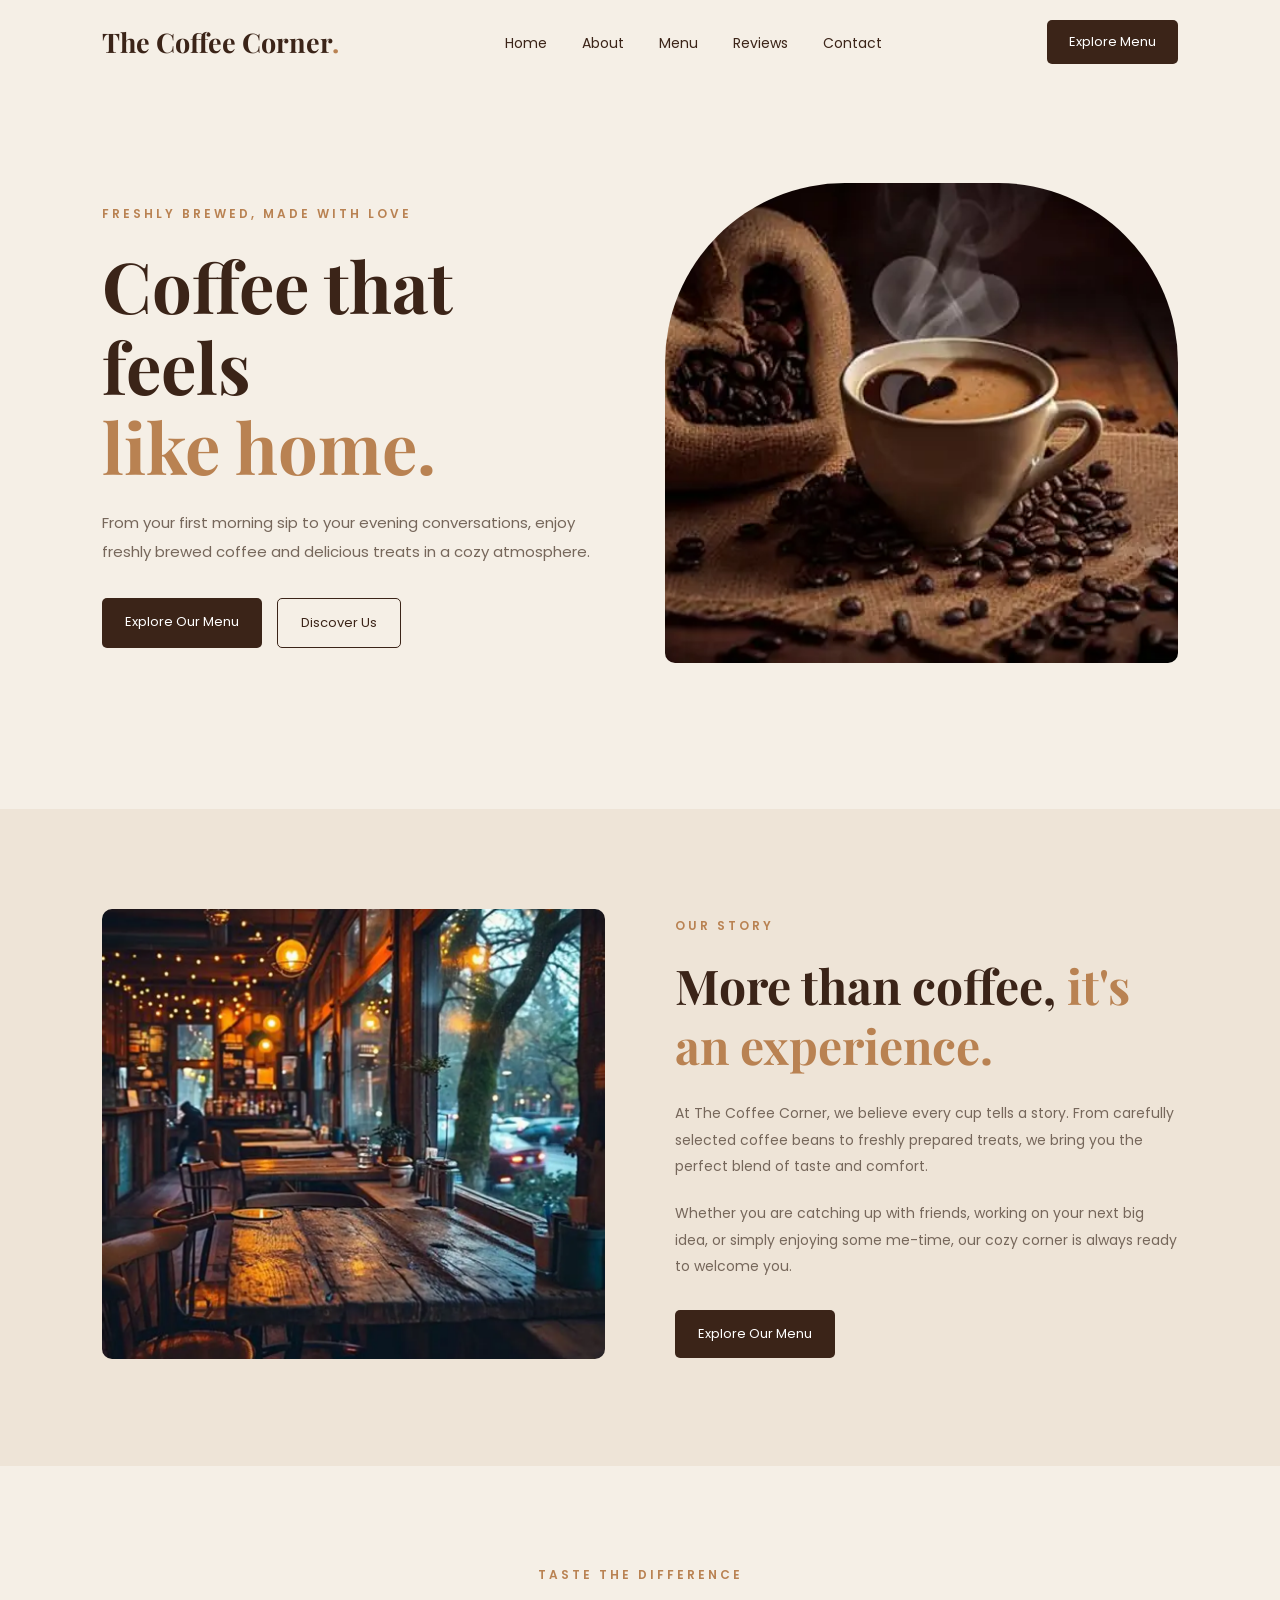
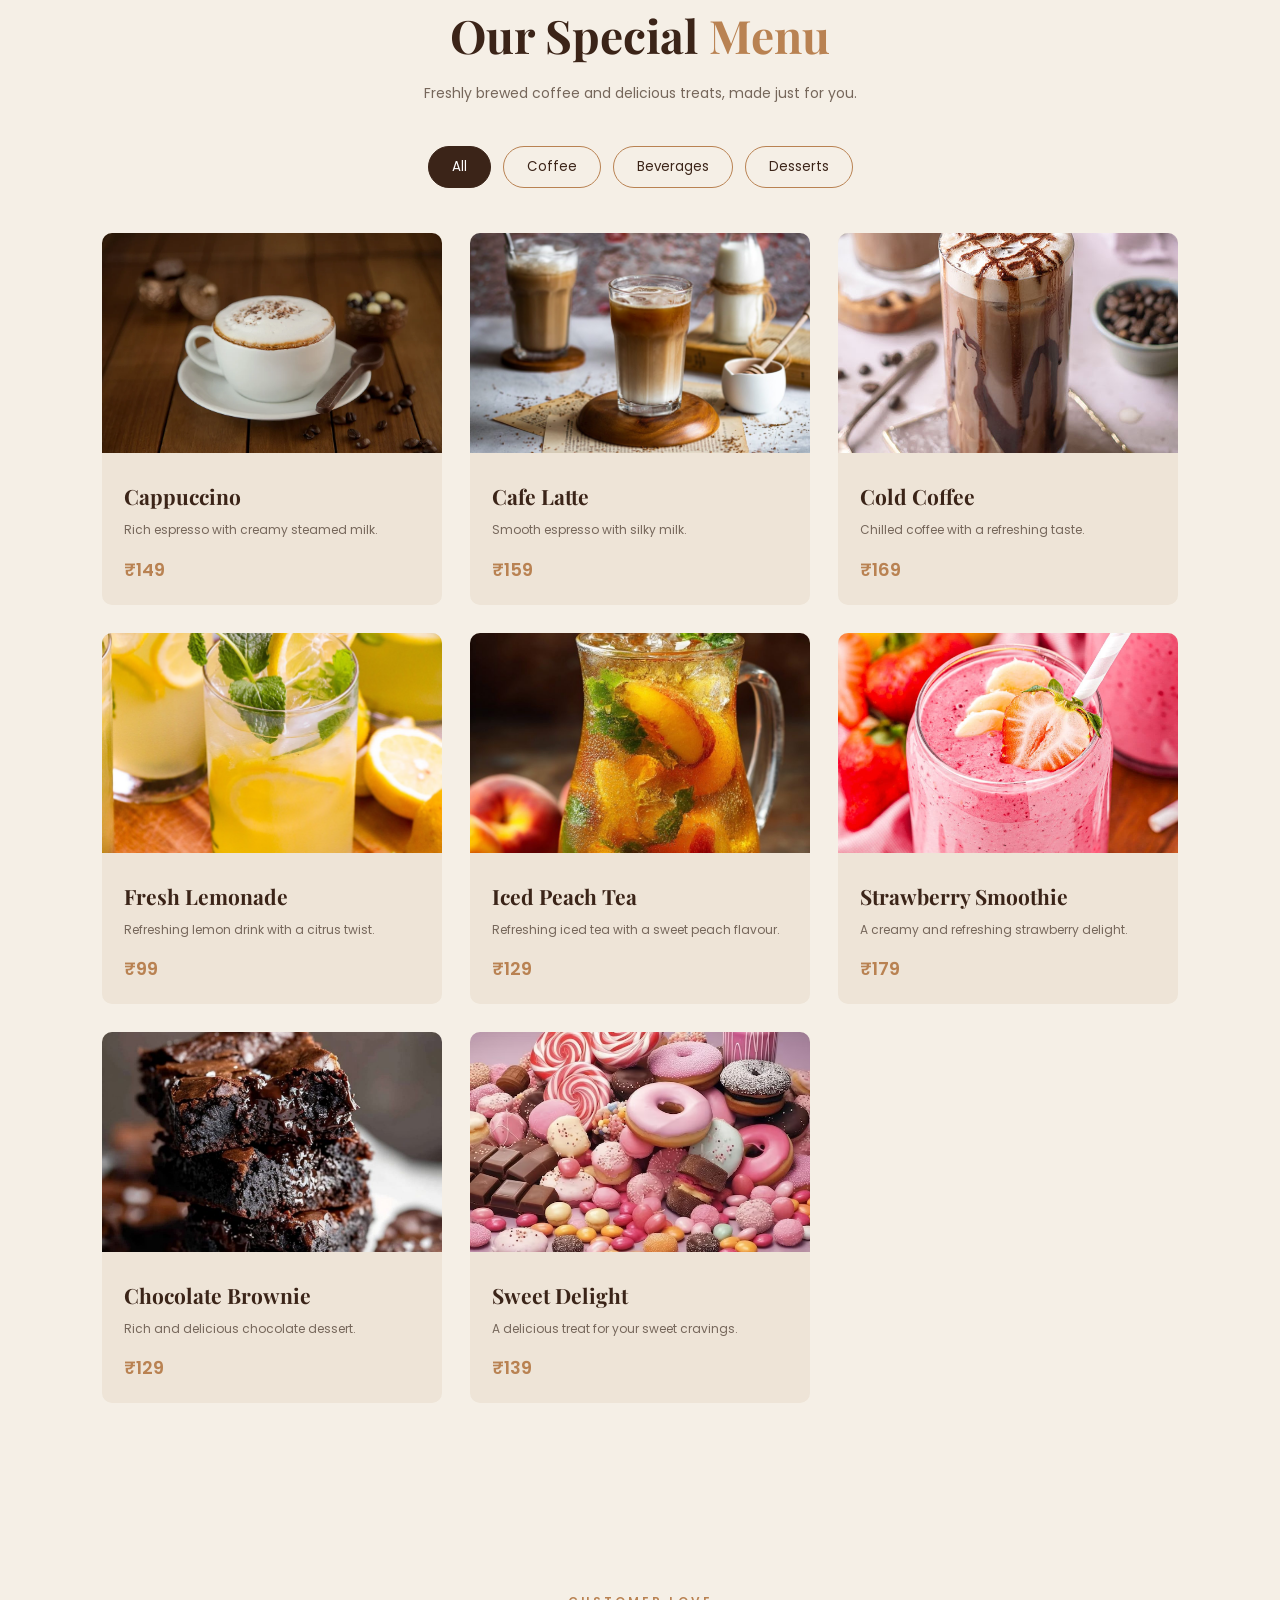
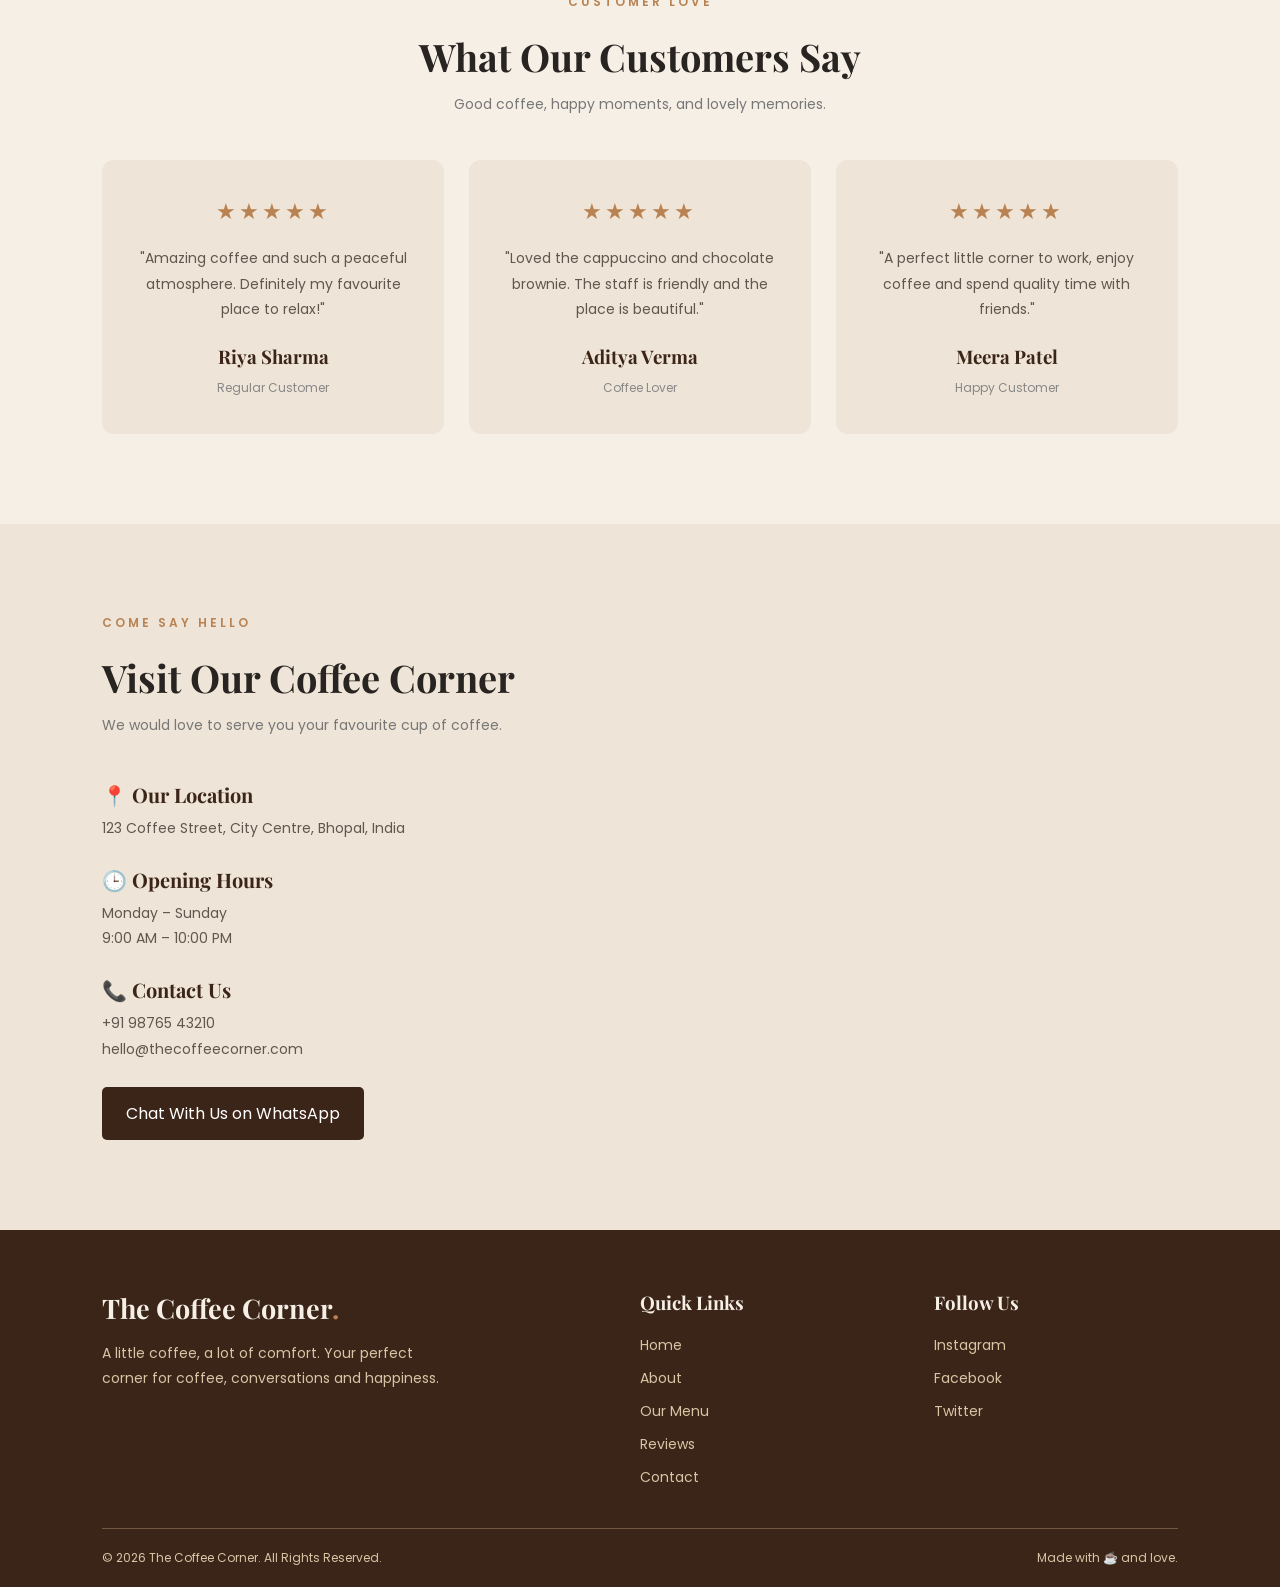
<file: CoffeeCorner/index.html>
<!DOCTYPE html>
<html lang="en">
<head>
    <meta charset="UTF-8">
    <meta name="viewport" content="width=device-width, initial-scale=1.0">

    <title>The Coffee Corner | Coffee & Comfort</title>

    <!-- Google Fonts -->
    <link rel="preconnect" href="https://fonts.googleapis.com">
    <link rel="preconnect" href="https://fonts.gstatic.com" crossorigin>

    <link href="https://fonts.googleapis.com/css2?family=Playfair+Display:wght@400;500;600;700&family=Poppins:wght@300;400;500;600&display=swap" rel="stylesheet">

    <!-- CSS -->
    <link rel="stylesheet" href="style.css">
</head>

<body>

    <!-- Navbar -->
    <header>
       <nav class="navbar">
    <div class="logo">The Coffee Corner<span>.</span></div>
 <button class="menu-toggle" id="menuToggle">☰</button>
    <ul class="nav-links">
        <li><a href="#home">Home</a></li>
        <li><a href="#about">About</a></li>
        <li><a href="#menu">Menu</a></li>
        <li><a href="#reviews">Reviews</a></li>
        <li><a href="#contact">Contact</a></li>
    </ul>
    

    <a href="#menu" class="nav-btn">Explore Menu</a>
</nav>
    </header>


    <!-- Hero Section -->
    <section class="hero" id="home">

        <div class="hero-content">

            <p class="hero-tagline">
                FRESHLY BREWED, MADE WITH LOVE
            </p>

            <h1>
                Coffee that feels
                <span>like home.</span>
            </h1>

            <p class="hero-description">
                From your first morning sip to your evening conversations,
                enjoy freshly brewed coffee and delicious treats
                in a cozy atmosphere.
            </p>

            <div class="hero-buttons">
                <a href="#menu" class="primary-btn">
                    Explore Our Menu
                </a>

                <a href="#about" class="secondary-btn">
                    Discover Us
                </a>
            </div>

        </div>

        <div class="hero-image">
            <!-- <img
                src="https://images.unsplash.com/photo-1442512595331-e89e73853f31?w=1000"
                alt="Freshly brewed coffee in a cozy cafe"
            > -->
            <img src="images/home.png" alt="Freshly brewed coffee in a cozy cafe">
        </div>

    </section>


<!-- About Section -->
<section class="about" id="about">

    <div class="about-image">
        <!-- <img
            src="https://images.unsplash.com/photo-1445116572660-236099ec97a0?w=1000"
            alt="Warm and cozy coffee shop interior"
        > -->
        <img src="images/about.png" alt="Warm and cozy coffee shop interior">
    </div>

    <div class="about-content">

        <p class="section-tag">OUR STORY</p>

        <h2>
            More than coffee,
            <span>it's an experience.</span>
        </h2>

        <p>
            At The Coffee Corner, we believe every cup tells a story.
            From carefully selected coffee beans to freshly prepared
            treats, we bring you the perfect blend of taste and comfort.
        </p>

        <p>
            Whether you are catching up with friends, working on your
            next big idea, or simply enjoying some me-time, our cozy
            corner is always ready to welcome you.
        </p>

        <a href="#menu" class="primary-btn">Explore Our Menu</a>

    </div>

</section>


<!-- Menu Section -->
<section class="menu" id="menu">

    <div class="menu-heading">

        <p class="section-tag">TASTE THE DIFFERENCE</p>

        <h2>Our Special <span>Menu</span></h2>

        <p>
            Freshly brewed coffee and delicious treats,
            made just for you.
        </p>

    </div>


    <!-- Menu Filters -->
    <div class="menu-filters">

        <button class="filter-btn active" data-category="all">
            All
        </button>

        <button class="filter-btn" data-category="coffee">
            Coffee
        </button>

        <button class="filter-btn" data-category="beverages">
            Beverages
        </button>

        <button class="filter-btn" data-category="desserts">
            Desserts
        </button>

    </div>


    <!-- Menu Cards -->
    <div class="menu-container">

        <div class="menu-card" data-category="coffee">

          <img src="images/cappuccino.png" alt="Cappuccino">
            <!-- <img
                src="https://images.unsplash.com/photo-1570968915860-54d5c301fa9f?w=600"
                alt="Cappuccino"
            > -->

            <div class="menu-info">
                <h3>Cappuccino</h3>
                <p>Rich espresso with creamy steamed milk.</p>
                <span>₹149</span>
            </div>

        </div>


        <div class="menu-card" data-category="coffee">

          <img src="images/cafelatte.png" alt="CafeLatte"/>
            <!-- <img
                src="https://images.unsplash.com/photo-1461023058943-07fcbe16d735?w=600"
                alt="Cafe Latte"
            > -->

            <div class="menu-info">
                <h3>Cafe Latte</h3>
                <p>Smooth espresso with silky milk.</p>
                <span>₹159</span>
            </div>

        </div>


        <div class="menu-card" data-category="coffee">

            <!-- <img
                src="https://images.unsplash.com/photo-1517701604599-bb29b565090c?w=600"
                alt="Cold Coffee"
            > -->
          <img src="images/ColdCoffee.png" alt="ColdCoffee">
            <div class="menu-info">
                <h3>Cold Coffee</h3>
                <p>Chilled coffee with a refreshing taste.</p>
                <span>₹169</span>
            </div>

        </div>


        <div class="menu-card" data-category="beverages">

           

<!-- <img
    src="https://images.unsplash.com/photo-1515003197210-e0cd7184f8b5?w=600"
    alt="Refreshing fruit beverage"
> -->
            <img src="images/lemonade.png" alt="FreshLemonade">


            <div class="menu-info">
                <h3>Fresh Lemonade</h3>
                <p>Refreshing lemon drink with a citrus twist.</p>
                <span>₹99</span>
            </div>

        </div>

<!-- Iced Peach Tea -->
<div class="menu-card" data-category="beverages">
    <!-- <img src="https://images.unsplash.com/photo-1556679343-c7306c1976bc?w=600" alt="Iced Peach Tea"> -->
     <img src="images/peachtea.png" alt="Iced Peach Tea">
    <div class="menu-info">
        <h3>Iced Peach Tea</h3>
        <p>Refreshing iced tea with a sweet peach flavour.</p>
        <span>₹129</span>
    </div>
</div>

<!-- Strawberry Smoothie -->
<div class="menu-card" data-category="beverages">
  <img src="images/strawbeery.png" alt="Strawberry Smoothie">
    <!-- <img src="https://images.unsplash.com/photo-1553530666-ba11a7da3888?w=600" alt="Strawberry Smoothie"> -->
    <div class="menu-info">
        <h3>Strawberry Smoothie</h3>
        <p>A creamy and refreshing strawberry delight.</p>
        <span>₹179</span>
    </div>
</div>



        <div class="menu-card" data-category="desserts">

            <!-- <img
                src="https://images.unsplash.com/photo-1606313564200-e75d5e30476c?w=600"
                alt="Chocolate Brownie"
            > -->
          <img src="images/brownie.png" alt="Choclate brownie">
            <div class="menu-info">
                <h3>Chocolate Brownie</h3>
                <p>Rich and delicious chocolate dessert.</p>
                <span>₹129</span>
            </div>

        </div>


        <div class="menu-card" data-category="desserts">

            <!-- <img
                src="https://images.unsplash.com/photo-1488477181946-6428a0291777?w=600"
                alt="Dessert"
            > -->
            <img src="images/sweet.png" alt="Desserts">

            <div class="menu-info">
                <h3>Sweet Delight</h3>
                <p>A delicious treat for your sweet cravings.</p>
                <span>₹139</span>
            </div>

        </div>

    </div>

</section>


<section class="testimonials" id="reviews">
    <div class="section-heading">
        <p class="section-tag">CUSTOMER LOVE</p>
        <h2>What Our Customers Say</h2>
        <p>Good coffee, happy moments, and lovely memories.</p>
    </div>

    <div class="testimonial-container">

        <div class="testimonial-card">
            <div class="stars">★★★★★</div>
            <p>"Amazing coffee and such a peaceful atmosphere. 
            Definitely my favourite place to relax!"</p>
            <h3>Riya Sharma</h3>
            <span>Regular Customer</span>
        </div>

        <div class="testimonial-card">
            <div class="stars">★★★★★</div>
            <p>"Loved the cappuccino and chocolate brownie. 
            The staff is friendly and the place is beautiful."</p>
            <h3>Aditya Verma</h3>
            <span>Coffee Lover</span>
        </div>

        <div class="testimonial-card">
            <div class="stars">★★★★★</div>
            <p>"A perfect little corner to work, enjoy coffee 
            and spend quality time with friends."</p>
            <h3>Meera Patel</h3>
            <span>Happy Customer</span>
        </div>

    </div>
</section>


<section class="contact" id="contact">

    <div class="section-heading">
        <p class="section-tag">COME SAY HELLO</p>
        <h2>Visit Our Coffee Corner</h2>
        <p>We would love to serve you your favourite cup of coffee.</p>
    </div>

    <div class="contact-container">

        <div class="contact-info">

            <div class="contact-item">
                <h3>📍 Our Location</h3>
                <p>123 Coffee Street, City Centre, Bhopal, India</p>
            </div>

            <div class="contact-item">
                <h3>🕒 Opening Hours</h3>
                <p>Monday – Sunday</p>
                <p>9:00 AM – 10:00 PM</p>
            </div>

            <div class="contact-item">
                <h3>📞 Contact Us</h3>
                <p>+91 98765 43210</p>
                <p>hello@thecoffeecorner.com</p>
            </div>

            <a href="https://wa.me/919876543210"
               target="_blank"
               class="whatsapp-btn">
                Chat With Us on WhatsApp
            </a>

        </div>

        <div class="map-container">
            <iframe
                src="https://maps.google.com/maps?q=Bhopal%20India&t=&z=13&ie=UTF8&iwloc=&output=embed"
                width="100%"
                height="350"
                style="border:0;"
                loading="lazy"
                allowfullscreen>
            </iframe>
        </div>

    </div>

</section>

<footer class="footer">

    <div class="footer-container">

        <div class="footer-about">
            <h2>The Coffee Corner<span>.</span></h2>
            <p>A little coffee, a lot of comfort. 
            Your perfect corner for coffee, conversations and happiness.</p>
        </div>

        <div class="footer-links">
            <h3>Quick Links</h3>
            <a href="#home">Home</a>
            <a href="#about">About</a>
            <a href="#menu">Our Menu</a>
            <a href="#reviews">Reviews</a>
            <a href="#contact">Contact</a>
        </div>

        <div class="footer-social">
            <h3>Follow Us</h3>
            <a href="#">Instagram</a>
            <a href="#">Facebook</a>
            <a href="#">Twitter</a>
        </div>

    </div>

    <div class="footer-bottom">
        <p>© 2026 The Coffee Corner. All Rights Reserved.</p>
        <p>Made with ☕ and love.</p>
    </div>

</footer>

<button id="backToTop" class="back-to-top">↑</button>
    <!-- JavaScript -->
    <script src="script.js"></script>

</body>
</html>
</file>
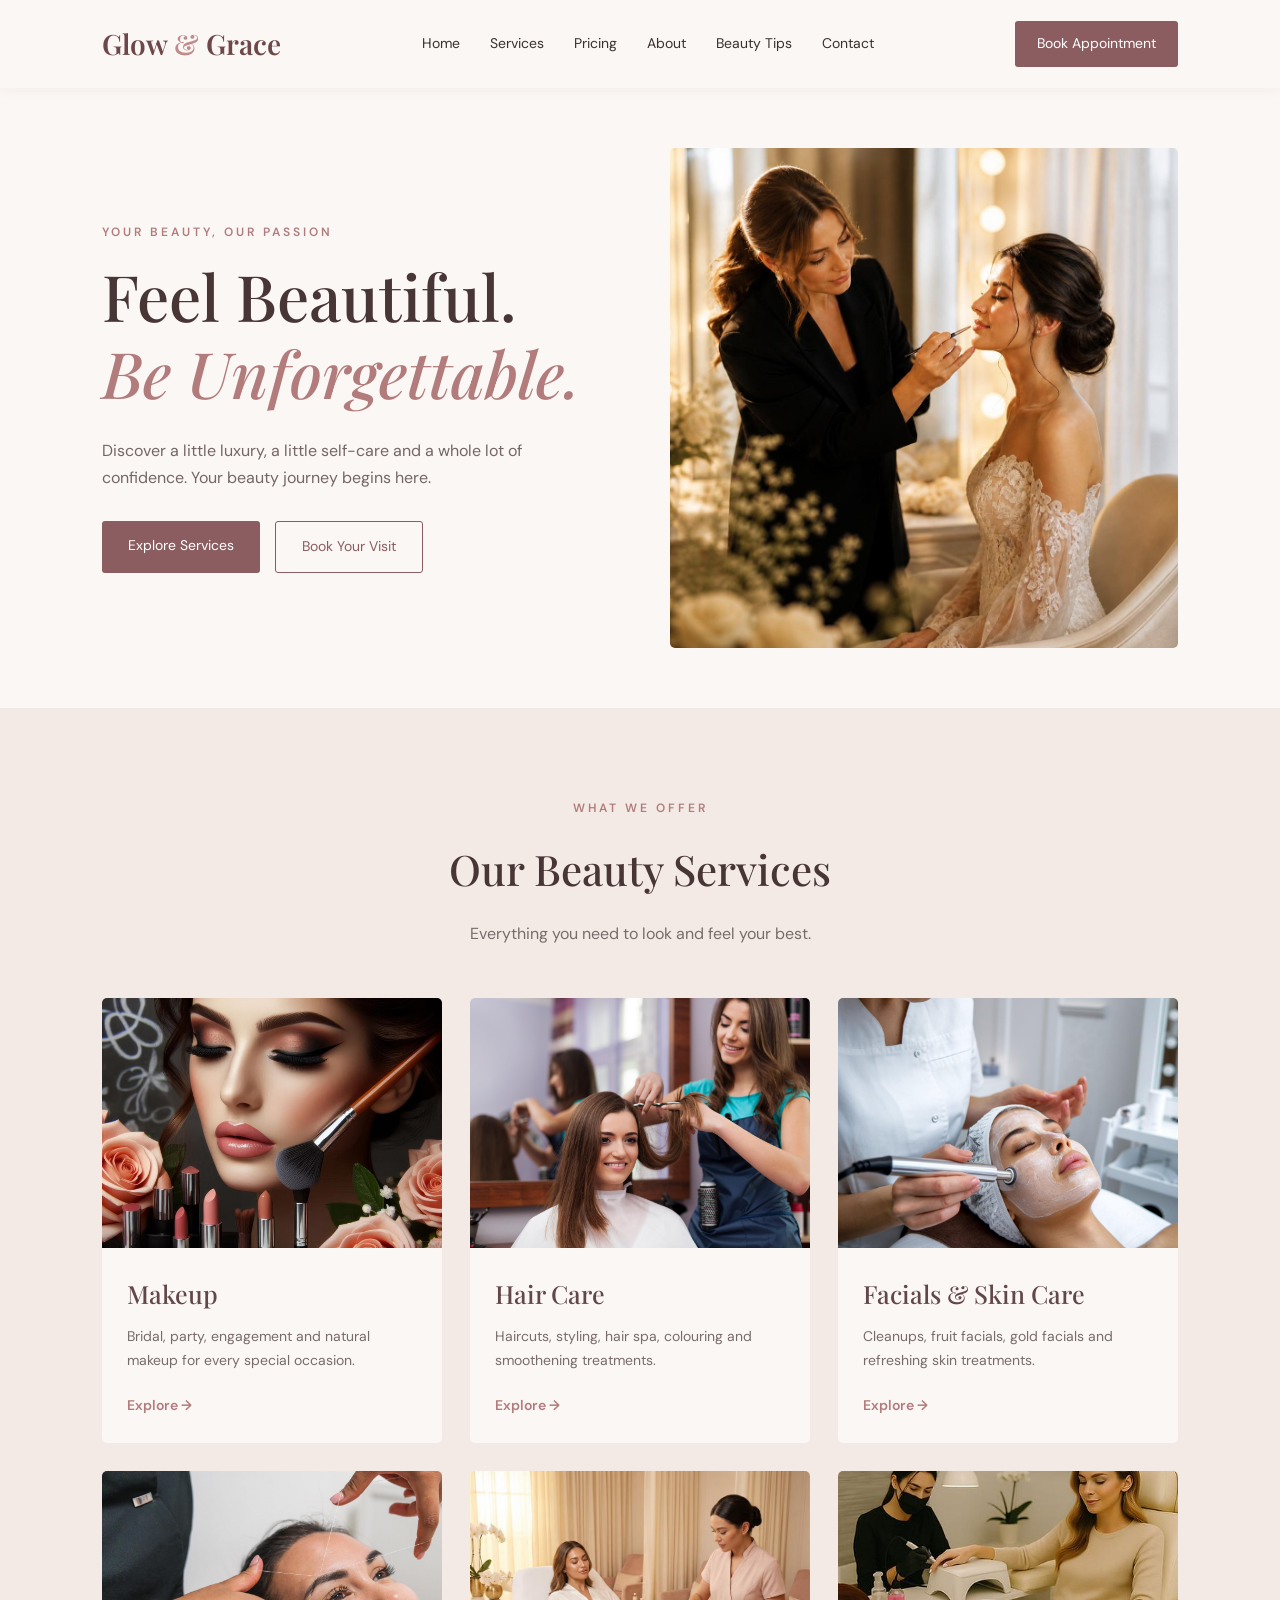
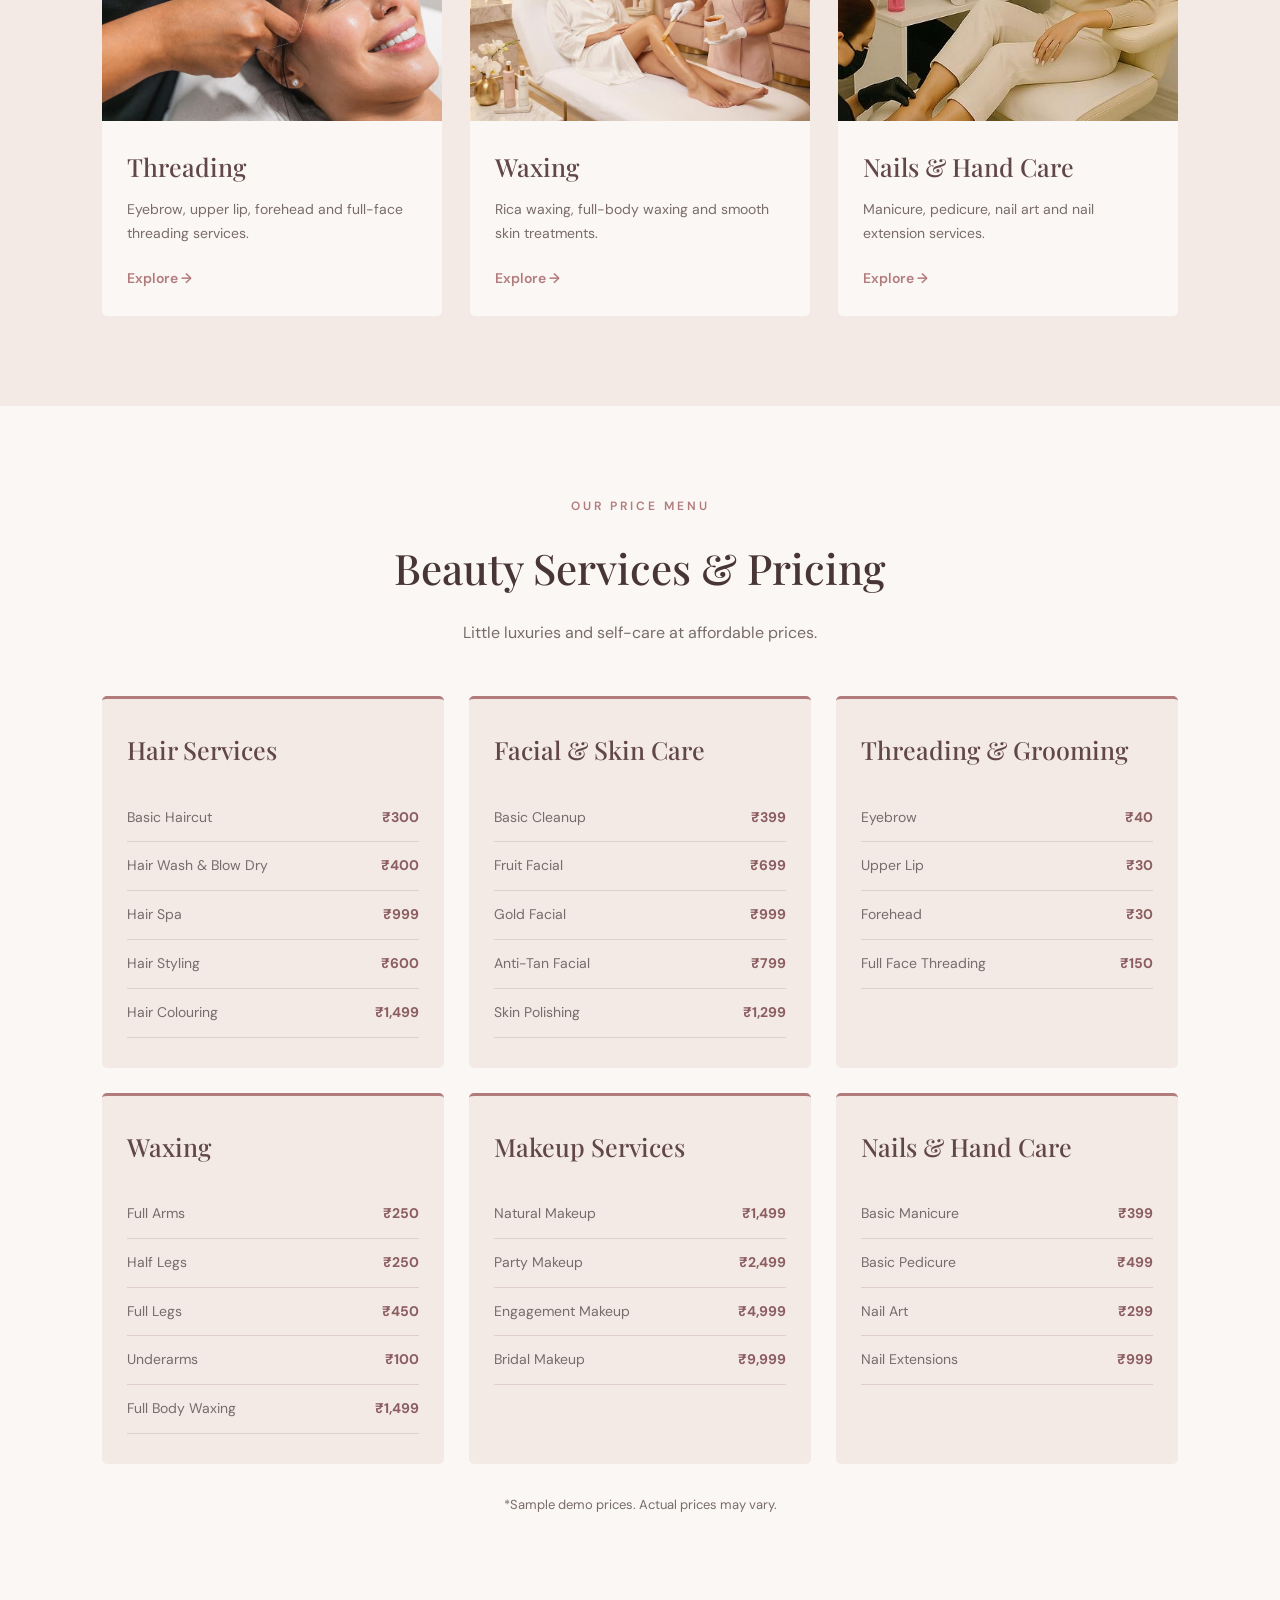
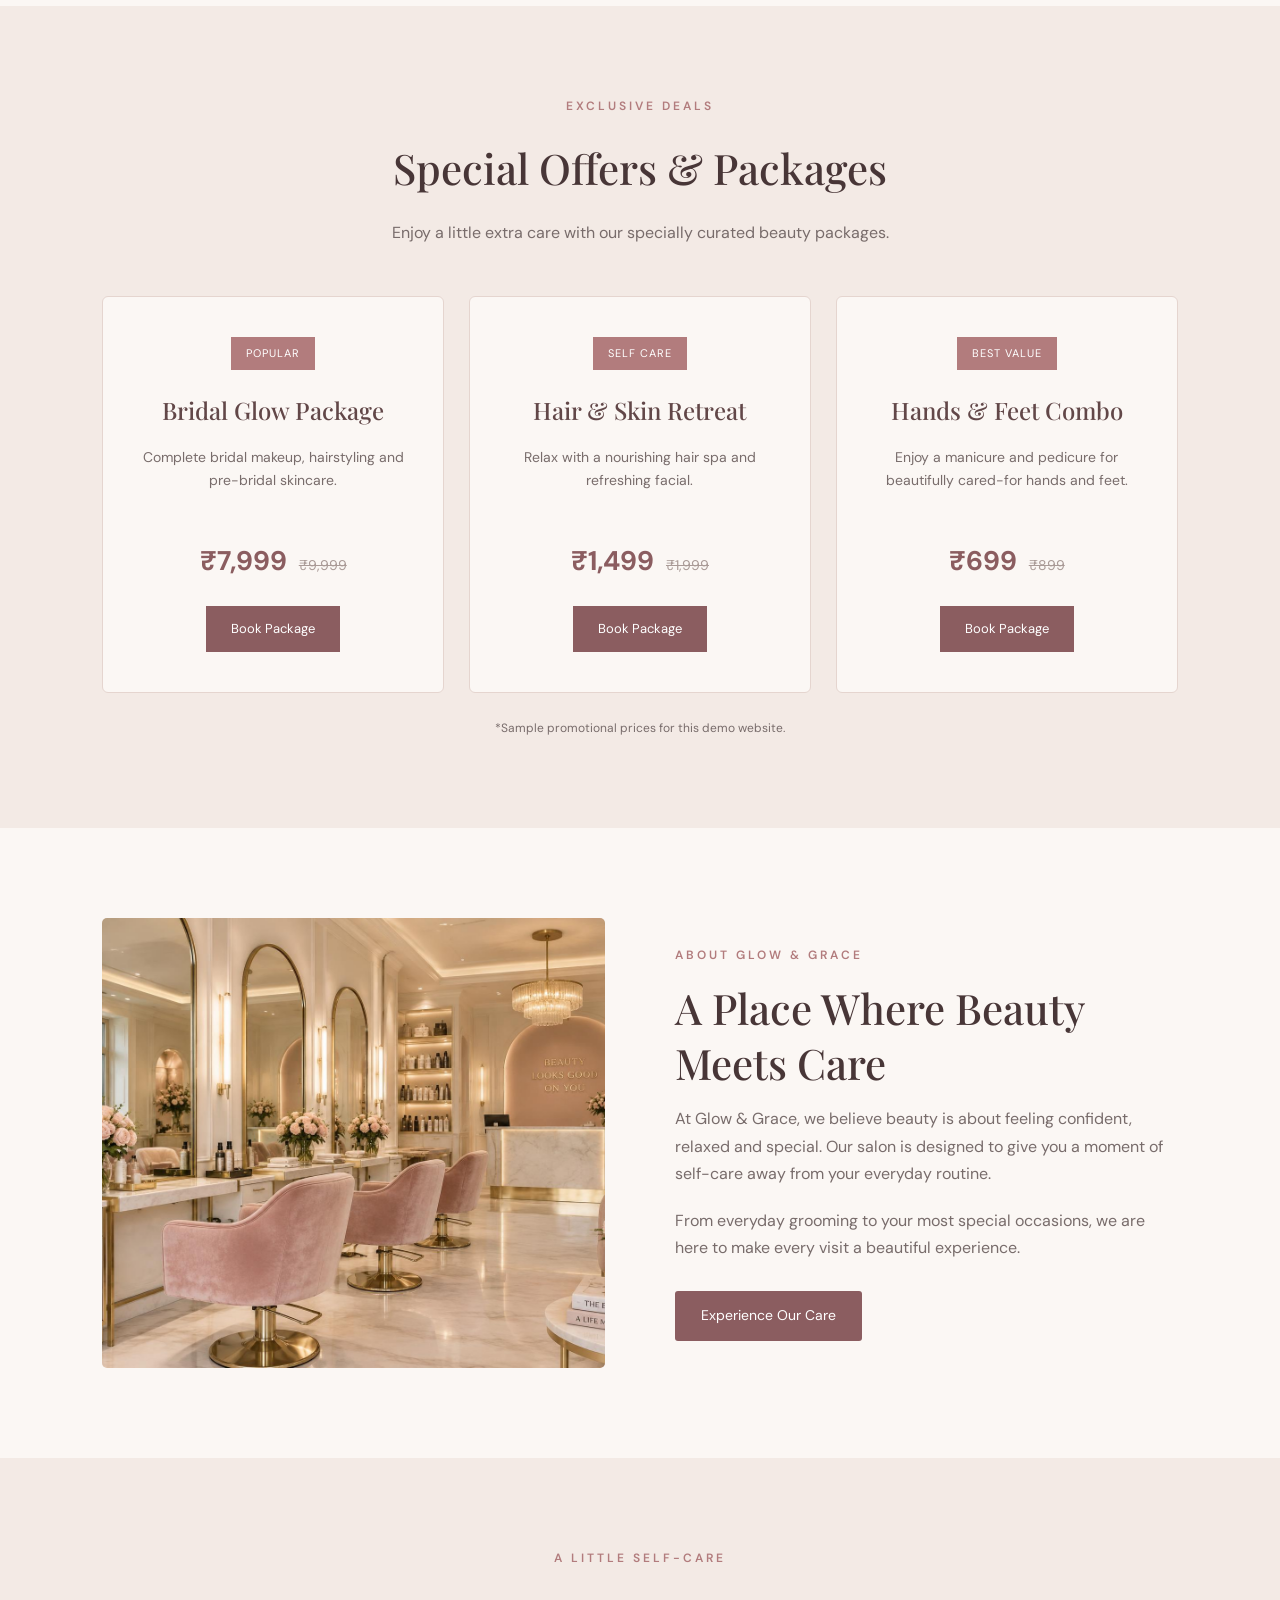
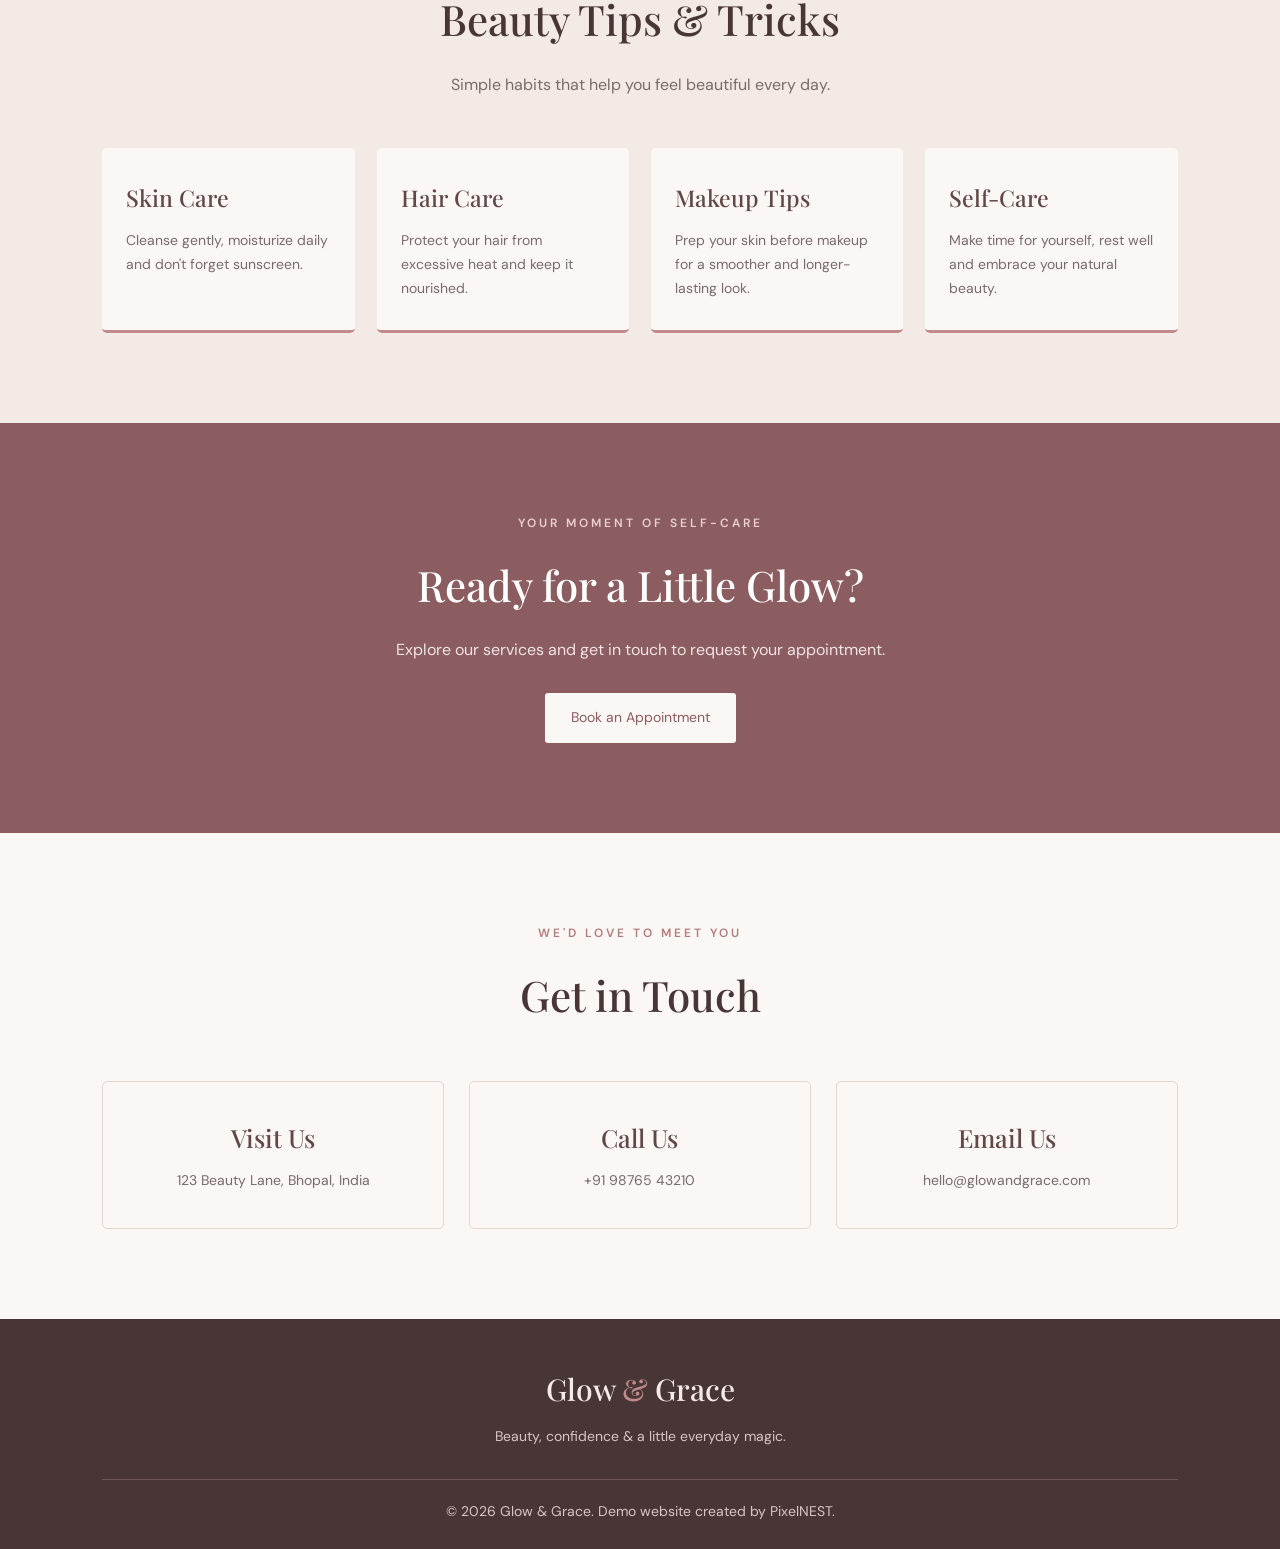
<file: GlowGrace/index.html>
<!DOCTYPE html>
<html lang="en">
<head>
    <meta charset="UTF-8">
    <meta name="viewport" content="width=device-width, initial-scale=1.0">
    <title>Glow & Grace | Beauty Salon</title>
    <link rel="stylesheet" href="style.css">
    <link rel="preconnect" href="https://fonts.googleapis.com">
    <link rel="preconnect" href="https://fonts.googleapis.com">
    <link href="https://fonts.googleapis.com/css2?family=DM+Sans:wght@400;500;600&family=Playfair+Display:wght@400;500;600;700&display=swap" rel="stylesheet">
</head>
<body>

    <!-- Navbar -->
    <header class="navbar">
        <div class="logo">Glow <span>&</span> Grace</div>

        <nav class="nav-links" id="navLinks">
            <a href="#home">Home</a>
            <a href="#services">Services</a>
            <a href="#pricing">Pricing</a>
            
            <a href="#about">About</a>
            <a href="#beauty-tips">Beauty Tips</a>
            <a href="#contact">Contact</a>
        </nav>

        <a href="#booking" class="nav-book">Book Appointment</a>

        <button class="menu-toggle" id="menuToggle" aria-label="Toggle menu">
            ☰
        </button>
    </header>

    <!-- Hero Section -->
    <section class="hero" id="home">
        <div class="hero-content">
            <p class="hero-tagline">YOUR BEAUTY, OUR PASSION</p>

            <h1>Feel Beautiful.<br>
                <span>Be Unforgettable.</span>
            </h1>

            <p class="hero-description">
                Discover a little luxury, a little self-care and a whole lot of confidence.
                Your beauty journey begins here.
            </p>

            <div class="hero-buttons">
                <a href="#services" class="btn-primary">Explore Services</a>
                <a href="#booking" class="btn-secondary">Book Your Visit</a>
            </div>
        </div>

        <div class="hero-image">
            <!-- <img src="https://images.unsplash.com/photo-1487412947147-5cebf100ffc2?auto=format&fit=crop&w=1000&q=85" -->
               <img src="images/home.png"  alt="Beauty and makeup portrait">
        </div>
    </section>

    <!-- Services -->
    <section class="services section-padding" id="services">
        <div class="section-heading">
            <p class="section-subtitle">WHAT WE OFFER</p>
            <h2>Our Beauty Services</h2>
            <p>Everything you need to look and feel your best.</p>
        </div>

        <div class="services-grid">

            <div class="service-card">
                <!-- <img src="https://images.unsplash.com/photo-1522337360788-8b13dee7a37d?auto=format&fit=crop&w=800&q=85" -->
                 <img src="images/makeup.png"
                     alt="Makeup services">
                <div class="service-info">
                    <h3>Makeup</h3>
                    <p>Bridal, party, engagement and natural makeup for every special occasion.</p>
                    <a href="#booking">Explore →</a>
                </div>
            </div>

            <div class="service-card">
                <!-- <img src="https://images.unsplash.com/photo-1560869713-7d0c2c9c4c3d?auto=format&fit=crop&w=800&q=85" -->
                 <img src="images/hair.png"
                     alt="Hair styling">
                <div class="service-info">
                    <h3>Hair Care</h3>
                    <p>Haircuts, styling, hair spa, colouring and smoothening treatments.</p>
                    <a href="#booking">Explore →</a>
                </div>
            </div>

            <div class="service-card">
                <!-- <img src="https://images.unsplash.com/photo-1570172619644-dfd03ed5d881?auto=format&fit=crop&w=800&q=85" -->
                 <img src="images/facial.png"
                     alt="Facial skin care">
                <div class="service-info">
                    <h3>Facials & Skin Care</h3>
                    <p>Cleanups, fruit facials, gold facials and refreshing skin treatments.</p>
                    <a href="#booking">Explore →</a>
                </div>
            </div>

            <div class="service-card">
                <!-- <img src="https://images.unsplash.com/photo-1516975080664-ed2fc6a32937?auto=format&fit=crop&w=800&q=85" -->
                 <img src="images/threading.png"
                     alt="Eyebrow beauty">
                <div class="service-info">
                    <h3>Threading</h3>
                    <p>Eyebrow, upper lip, forehead and full-face threading services.</p>
                    <a href="#booking">Explore →</a>
                </div>
            </div>

            <div class="service-card">
                <!-- <img src="https://images.unsplash.com/photo-1519014816548-bf5fe059798b?auto=format&fit=crop&w=800&q=85" -->
                 <img src="images/waxing.png"
                     alt="Waxing service">
                <div class="service-info">
                    <h3>Waxing</h3>
                    <p>Rica waxing, full-body waxing and smooth skin treatments.</p>
                    <a href="#booking">Explore →</a>
                </div>
            </div>

            <div class="service-card">
                <!-- <img src="https://images.unsplash.com/photo-1604654894610-df63bc536371?auto=format&fit=crop&w=800&q=85" -->
                 <img src="images/nails.png"
                     alt="Nail beauty">
                <div class="service-info">
                    <h3>Nails & Hand Care</h3>
                    <p>Manicure, pedicure, nail art and nail extension services.</p>
                    <a href="#booking">Explore →</a>
                </div>
            </div>

        </div>
    </section>
    <!-- Pricing Section -->
<section class="pricing section-padding" id="pricing">

    <div class="section-heading">
        <p class="section-subtitle">OUR PRICE MENU</p>
        <h2>Beauty Services & Pricing</h2>
        <p>Little luxuries and self-care at affordable prices.</p>
    </div>

    <div class="pricing-grid">

        <div class="price-card">
            <h3>Hair Services</h3>
            <div class="price-item"><span>Basic Haircut</span><strong>₹300</strong></div>
            <div class="price-item"><span>Hair Wash & Blow Dry</span><strong>₹400</strong></div>
            <div class="price-item"><span>Hair Spa</span><strong>₹999</strong></div>
            <div class="price-item"><span>Hair Styling</span><strong>₹600</strong></div>
            <div class="price-item"><span>Hair Colouring</span><strong>₹1,499</strong></div>
        </div>

        <div class="price-card">
            <h3>Facial & Skin Care</h3>
            <div class="price-item"><span>Basic Cleanup</span><strong>₹399</strong></div>
            <div class="price-item"><span>Fruit Facial</span><strong>₹699</strong></div>
            <div class="price-item"><span>Gold Facial</span><strong>₹999</strong></div>
            <div class="price-item"><span>Anti-Tan Facial</span><strong>₹799</strong></div>
            <div class="price-item"><span>Skin Polishing</span><strong>₹1,299</strong></div>
        </div>

        <div class="price-card">
            <h3>Threading & Grooming</h3>
            <div class="price-item"><span>Eyebrow</span><strong>₹40</strong></div>
            <div class="price-item"><span>Upper Lip</span><strong>₹30</strong></div>
            <div class="price-item"><span>Forehead</span><strong>₹30</strong></div>
            <div class="price-item"><span>Full Face Threading</span><strong>₹150</strong></div>
        </div>

        <div class="price-card">
            <h3>Waxing</h3>
            <div class="price-item"><span>Full Arms</span><strong>₹250</strong></div>
            <div class="price-item"><span>Half Legs</span><strong>₹250</strong></div>
            <div class="price-item"><span>Full Legs</span><strong>₹450</strong></div>
            <div class="price-item"><span>Underarms</span><strong>₹100</strong></div>
            <div class="price-item"><span>Full Body Waxing</span><strong>₹1,499</strong></div>
        </div>

        <div class="price-card">
            <h3>Makeup Services</h3>
            <div class="price-item"><span>Natural Makeup</span><strong>₹1,499</strong></div>
            <div class="price-item"><span>Party Makeup</span><strong>₹2,499</strong></div>
            <div class="price-item"><span>Engagement Makeup</span><strong>₹4,999</strong></div>
            <div class="price-item"><span>Bridal Makeup</span><strong>₹9,999</strong></div>
        </div>

        <div class="price-card">
            <h3>Nails & Hand Care</h3>
            <div class="price-item"><span>Basic Manicure</span><strong>₹399</strong></div>
            <div class="price-item"><span>Basic Pedicure</span><strong>₹499</strong></div>
            <div class="price-item"><span>Nail Art</span><strong>₹299</strong></div>
            <div class="price-item"><span>Nail Extensions</span><strong>₹999</strong></div>
        </div>

    </div>

    <p class="price-note">*Sample demo prices. Actual prices may vary.</p>

</section>
<!-- Special Offers Section -->
<section class="offers section-padding" id="offers">

    <div class="section-heading">
        <p class="section-subtitle">EXCLUSIVE DEALS</p>
        <h2>Special Offers & Packages</h2>
        <p>Enjoy a little extra care with our specially curated beauty packages.</p>
    </div>

    <div class="offers-grid">

        <div class="offer-card">
            <span class="offer-tag">POPULAR</span>
            <h3>Bridal Glow Package</h3>
            <p>Complete bridal makeup, hairstyling and pre-bridal skincare.</p>
            <div class="offer-price">
                <strong>₹7,999</strong>
                <del>₹9,999</del>
            </div>
            <a href="#booking" class="offer-btn">Book Package</a>
        </div>

        <div class="offer-card">
            <span class="offer-tag">SELF CARE</span>
            <h3>Hair & Skin Retreat</h3>
            <p>Relax with a nourishing hair spa and refreshing facial.</p>
            <div class="offer-price">
                <strong>₹1,499</strong>
                <del>₹1,999</del>
            </div>
            <a href="#booking" class="offer-btn">Book Package</a>
        </div>

        <div class="offer-card">
            <span class="offer-tag">BEST VALUE</span>
            <h3>Hands & Feet Combo</h3>
            <p>Enjoy a manicure and pedicure for beautifully cared-for hands and feet.</p>
            <div class="offer-price">
                <strong>₹699</strong>
                <del>₹899</del>
            </div>
            <a href="#booking" class="offer-btn">Book Package</a>
        </div>

    </div>

    <p class="offer-note">*Sample promotional prices for this demo website.</p>

</section>
    <!-- About -->
    <section class="about section-padding" id="about">
        <div class="about-image">
            <!-- <img src="https://images.unsplash.com/photo-1633681926022-84c23e8cb2d4?auto=format&fit=crop&w=1000&q=85" -->
             <img src="images/salon.png"
                 alt="Beauty salon interior">
        </div>

        <div class="about-content">
            <p class="section-subtitle">ABOUT GLOW & GRACE</p>
            <h2>A Place Where Beauty Meets Care</h2>

            <p>
                At Glow & Grace, we believe beauty is about feeling confident,
                relaxed and special. Our salon is designed to give you a moment
                of self-care away from your everyday routine.
            </p>

            <p>
                From everyday grooming to your most special occasions,
                we are here to make every visit a beautiful experience.
            </p>

            <a href="#booking" class="btn-primary">Experience Our Care</a>
        </div>
    </section>

    <!-- Beauty Tips -->
    <section class="beauty-tips section-padding" id="beauty-tips">
        <div class="section-heading">
            <p class="section-subtitle">A LITTLE SELF-CARE</p>
            <h2>Beauty Tips & Tricks</h2>
            <p>Simple habits that help you feel beautiful every day.</p>
        </div>

        <div class="tips-grid">
            <div class="tip-card">
                <h3>Skin Care</h3>
                <p>Cleanse gently, moisturize daily and don't forget sunscreen.</p>
            </div>

            <div class="tip-card">
                <h3>Hair Care</h3>
                <p>Protect your hair from excessive heat and keep it nourished.</p>
            </div>

            <div class="tip-card">
                <h3>Makeup Tips</h3>
                <p>Prep your skin before makeup for a smoother and longer-lasting look.</p>
            </div>

            <div class="tip-card">
                <h3>Self-Care</h3>
                <p>Make time for yourself, rest well and embrace your natural beauty.</p>
            </div>
        </div>
    </section>

    <!-- Booking -->
    <section class="booking section-padding" id="booking">
        <div class="booking-content">
            <p class="section-subtitle">YOUR MOMENT OF SELF-CARE</p>
            <h2>Ready for a Little Glow?</h2>
            <p>Explore our services and get in touch to request your appointment.</p>
            <a href="#contact" class="btn-primary">Book an Appointment</a>
        </div>
    </section>

    <!-- Contact -->
    <section class="contact section-padding" id="contact">
        <div class="section-heading">
            <p class="section-subtitle">WE'D LOVE TO MEET YOU</p>
            <h2>Get in Touch</h2>
        </div>

        <div class="contact-grid">
            <div class="contact-card">
                <h3>Visit Us</h3>
                <p>123 Beauty Lane, Bhopal, India</p>
            </div>

            <div class="contact-card">
                <h3>Call Us</h3>
                <p>+91 98765 43210</p>
            </div>

            <div class="contact-card">
                <h3>Email Us</h3>
                <p>hello@glowandgrace.com</p>
            </div>
        </div>
    </section>

    <!-- Footer -->
    <footer class="footer">
        <h2>Glow <span>&</span> Grace</h2>
        <p>Beauty, confidence & a little everyday magic.</p>
        <p class="footer-bottom">© 2026 Glow & Grace. Demo website created by PixelNEST.</p>
    </footer>

    <script src="script.js"></script>
</body>
</html>
</file>
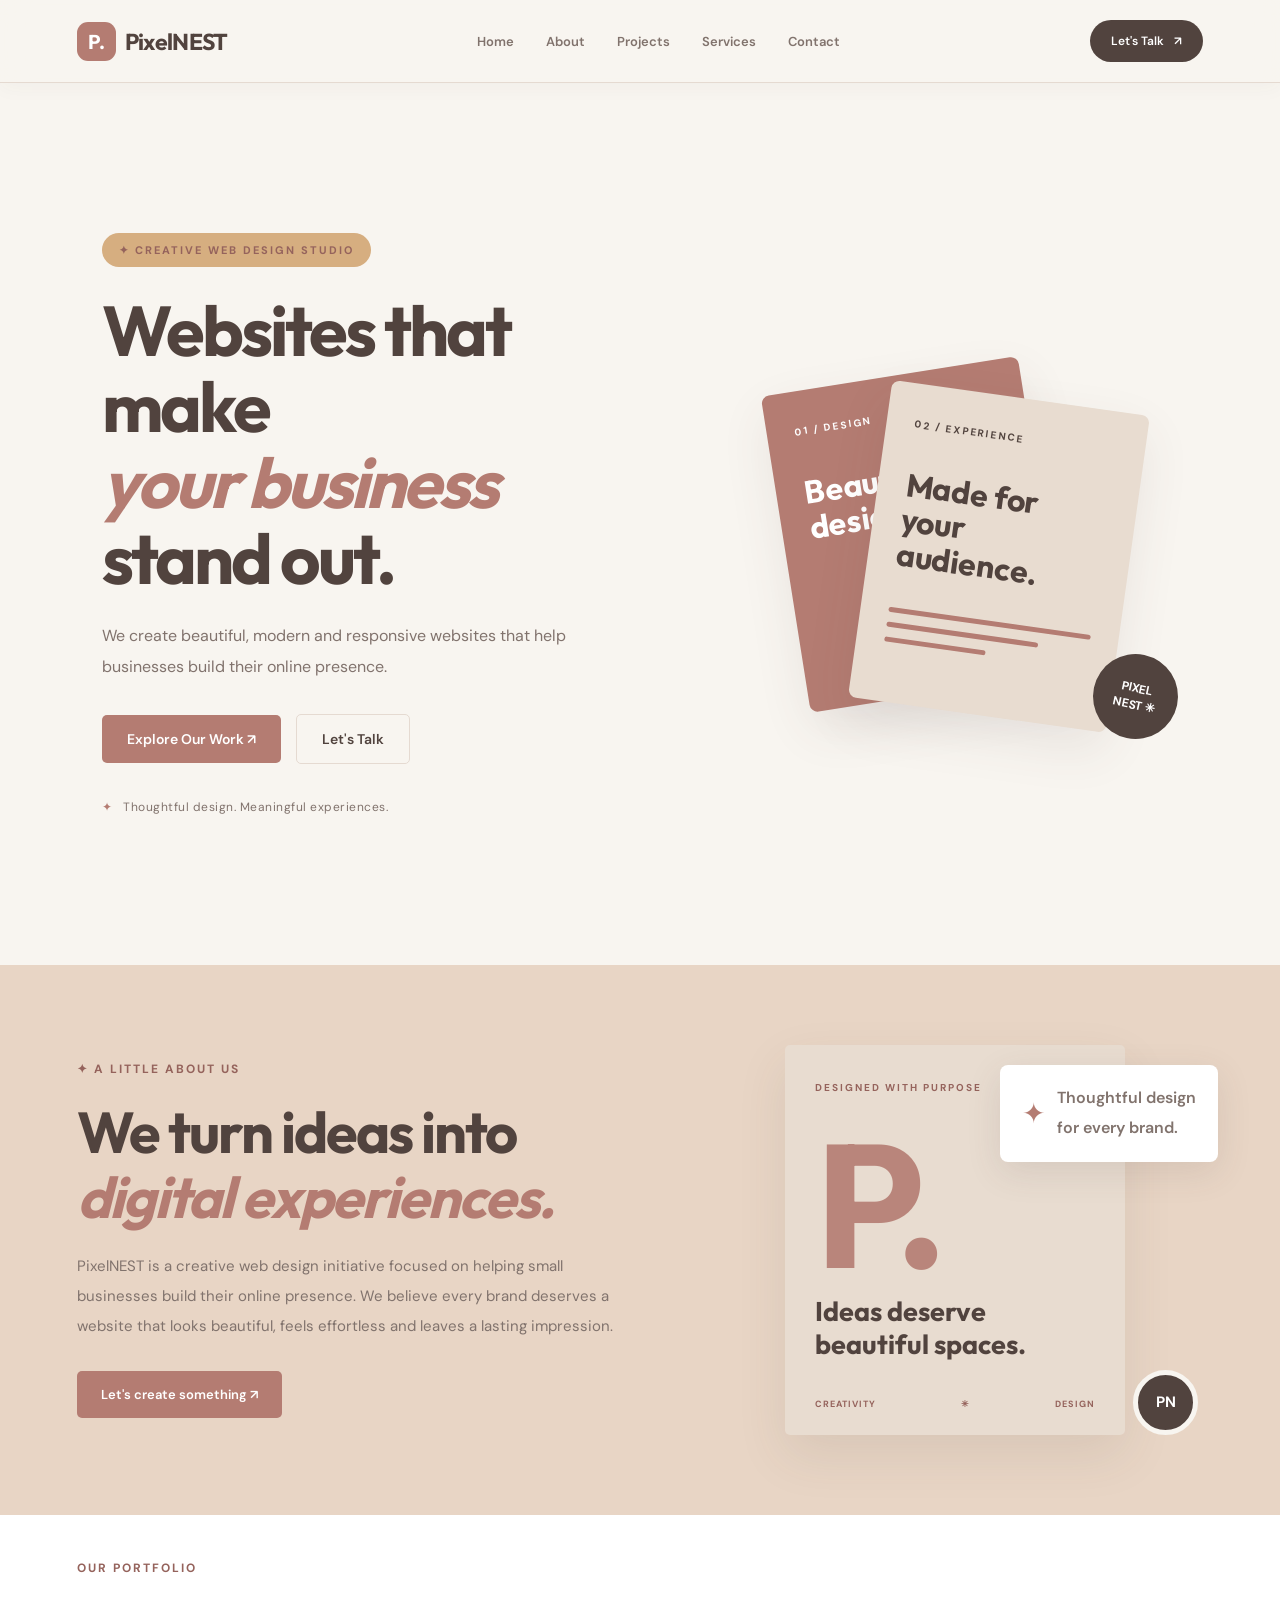
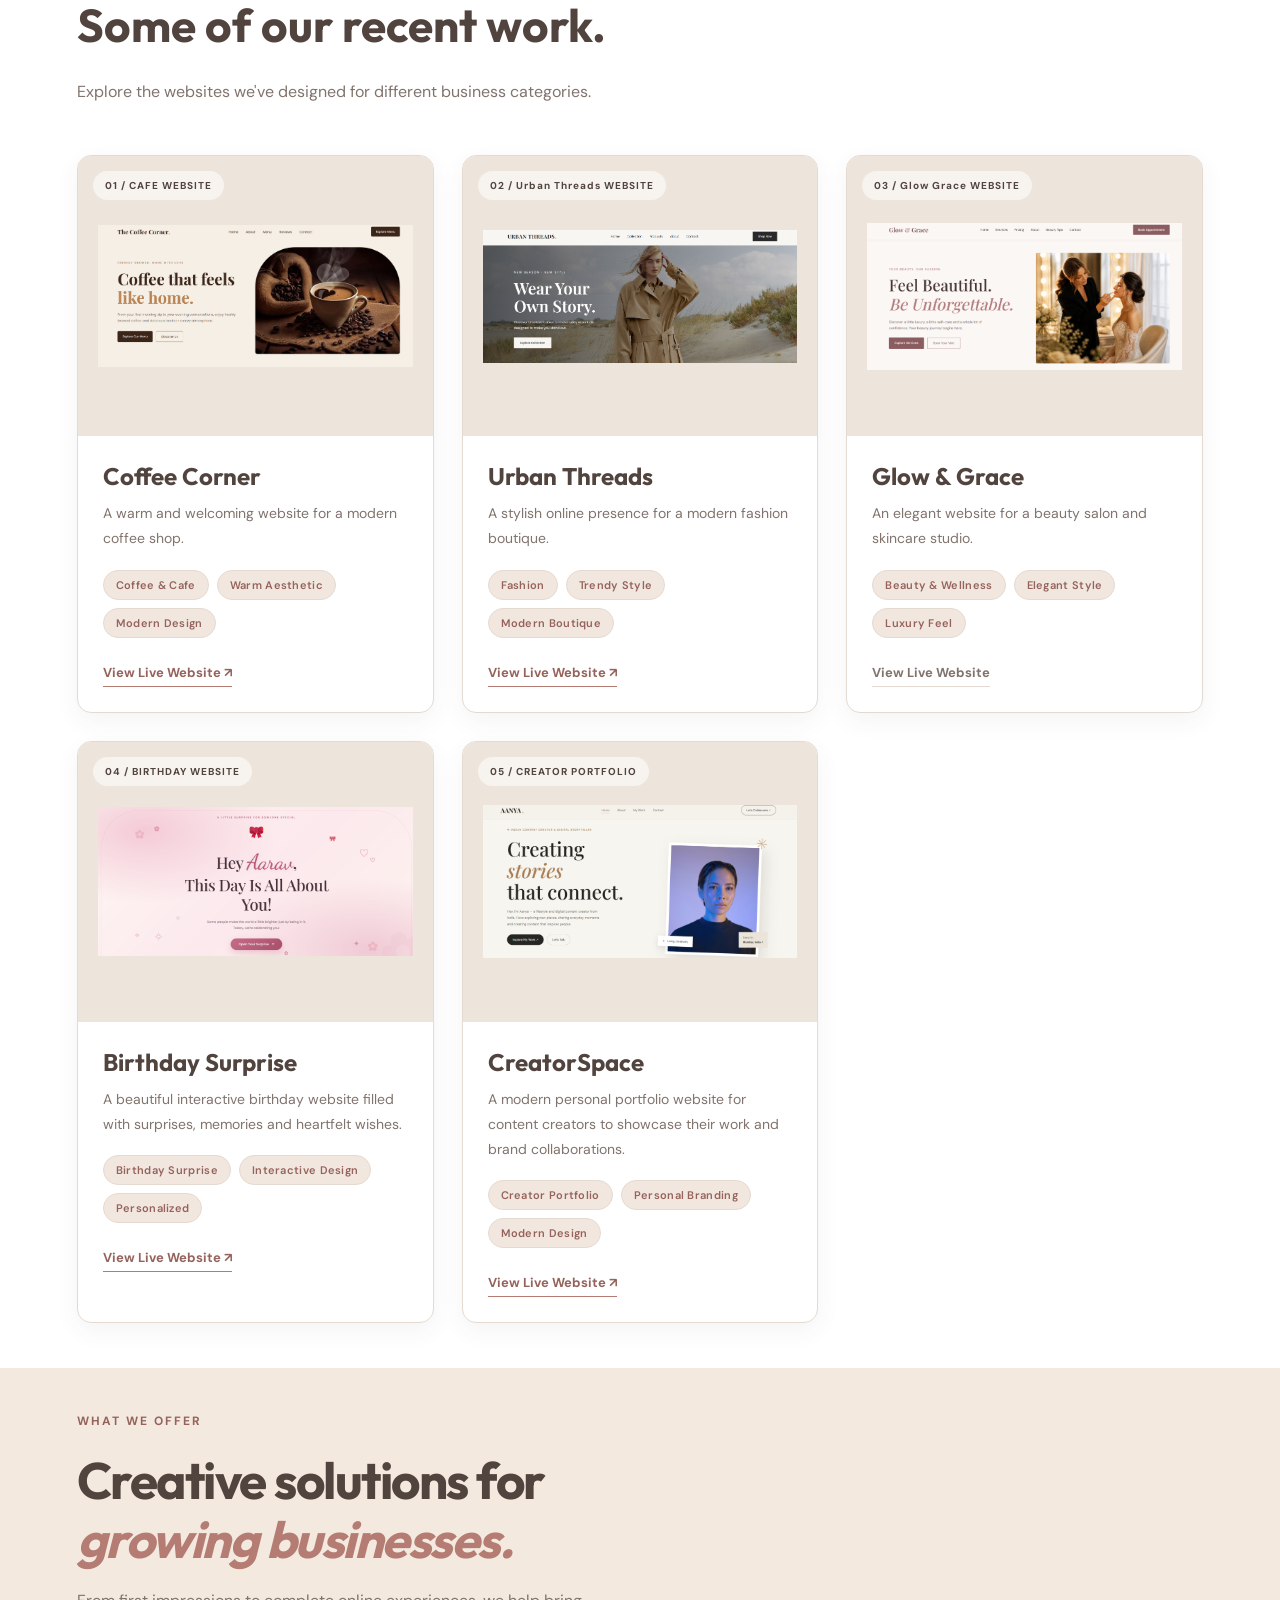
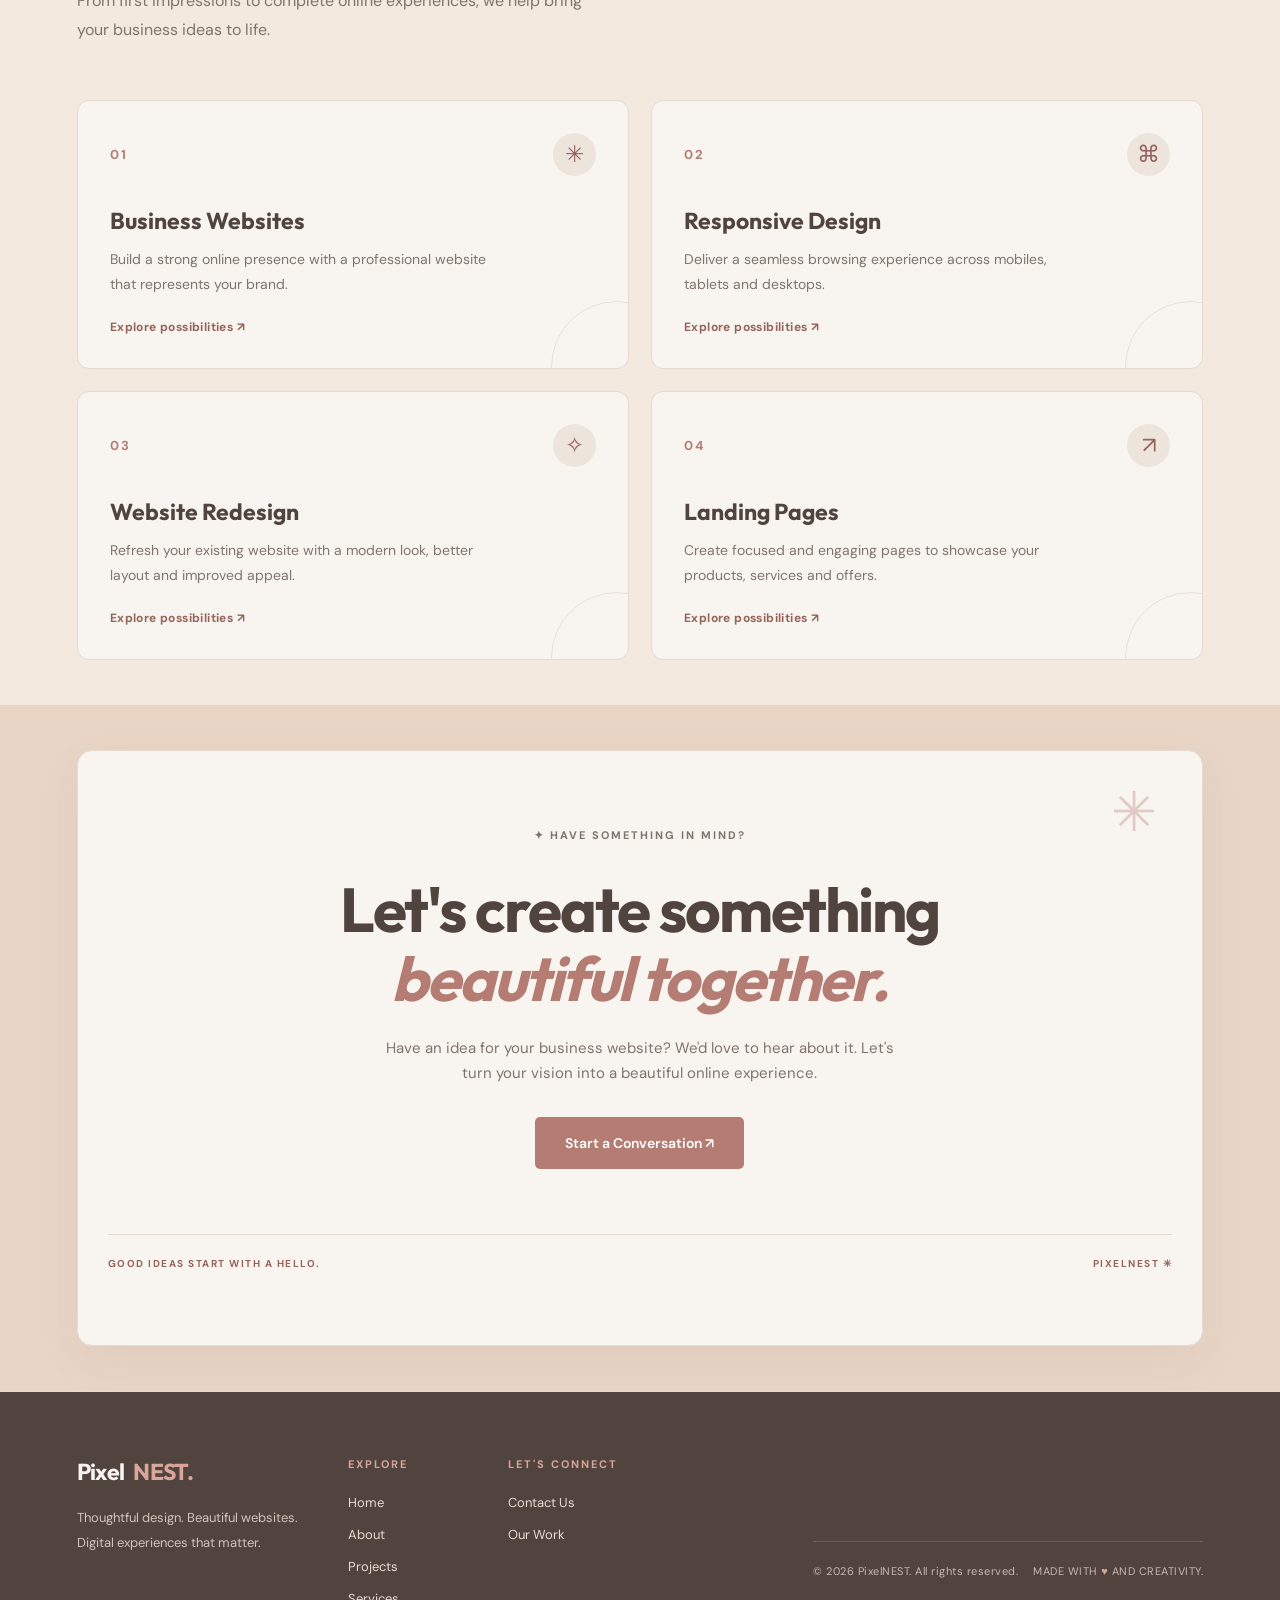
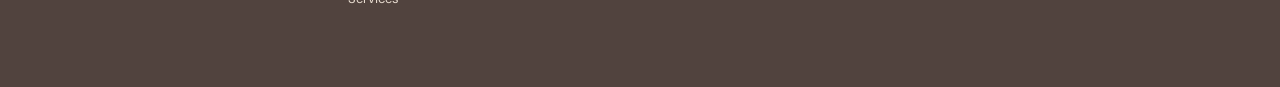
<file: Portfolio/index.html>
<!DOCTYPE html>
<html lang="en">
<head>
    <meta charset="UTF-8">
    <meta name="viewport" content="width=device-width, initial-scale=1.0">
    <title>PixelNEST | Creative Web Design Studio</title>

    <link rel="stylesheet" href="style.css">

    <link rel="preconnect" href="https://fonts.googleapis.com">
    <link href="https://fonts.googleapis.com/css2?family=DM+Sans:wght@400;500;600;700&family=Outfit:wght@400;500;600;700;800&display=swap" rel="stylesheet">
</head>

<body>

    <!-- Navbar -->
   
<header class="navbar">
    <div class="container nav-container">

        <a href="#home" class="logo">
            <span class="logo-mark">P.</span>
            PixelNEST
        </a>

        <nav class="nav-links" id="navLinks">
            <a href="#home">Home</a>
            <a href="#about">About</a>
            <a href="#projects">Projects</a>
            <a href="#services">Services</a>
            <a href="#contact">Contact</a>
        </nav>

        <a href="https://www.instagram.com/workwithpixelnest/" class="nav-btn">
            Let's Talk <span>↗</span>
        </a>

        <button class="menu-toggle" id="menuToggle" aria-label="Toggle navigation">
            ☰
        </button>

    </div>
</header>



    <!-- Hero Section -->
    
<section class="hero" id="home">
    <div class="hero-content">
        <p class="hero-tag">✦ CREATIVE WEB DESIGN STUDIO</p>

        <h1>
            Websites that make
            <span>your business</span>
            stand out.
        </h1>

        <p class="hero-description">
            We create beautiful, modern and responsive websites
            that help businesses build their online presence.
        </p>

        <div class="hero-buttons">
            <a href="#projects" class="btn-primary">Explore Our Work ↗</a>
            <a href="#contact" class="btn-secondary">Let's Talk</a>
        </div>

        <div class="hero-note">
            <span>✦</span> Thoughtful design. Meaningful experiences.
        </div>
    </div>

    <div class="hero-visual">
        <div class="hero-card card-one">
            <span>01 / DESIGN</span>
            <h3>Beautifully<br>designed.</h3>
            <div class="visual-circle"></div>
        </div>

        <div class="hero-card card-two">
            <span>02 / EXPERIENCE</span>
            <h3>Made for<br>your audience.</h3>
            <div class="visual-lines">
                <i></i><i></i><i></i>
            </div>
        </div>

        <div class="hero-sticker">PIXEL<br>NEST ✳</div>
    </div>
</section>



    <!-- About Section -->
  
<section class="about section-padding" id="about">

    <div class="container about-layout">

        <div class="about-content">
            <p class="section-tag">✦ A LITTLE ABOUT US</p>

            <h2>
                We turn ideas into
                <span>digital experiences.</span>
            </h2>

            <p class="about-description">
                PixelNEST is a creative web design initiative focused on
                helping small businesses build their online presence.
                We believe every brand deserves a website that looks
                beautiful, feels effortless and leaves a lasting impression.
            </p>

            <a href="#contact" class="about-button">
                Let's create something ↗
            </a>
        </div>

        <div class="about-visual">

            <div class="about-visual-main">
                <span class="about-small-text">DESIGNED WITH PURPOSE</span>

                <div class="about-big-symbol">P.</div>

                <h3>Ideas deserve<br>beautiful spaces.</h3>

                <div class="about-bottom-text">
                    <span>CREATIVITY</span>
                    <span>✳</span>
                    <span>DESIGN</span>
                </div>
            </div>

            <div class="about-floating-card">
                <span>✦</span>
                <p>Thoughtful design<br>for every brand.</p>
            </div>

            <div class="about-circle">PN</div>

        </div>

    </div>

</section>



    <!-- Projects Section -->
    <section class="projects section-padding" id="projects">

        <div class="container">

            <p class="section-tag">OUR PORTFOLIO</p>

            <h2>Some of our recent work.</h2>

            <p class="section-description">
                Explore the websites we've designed for different business categories.
            </p>

            <div class="project-grid">

                <div class="project-card">
                   <div class="project-image">
    <img src="images/coffee.png" alt="Coffee Corner website preview">
    <span>01 / CAFE WEBSITE</span>
</div>

                    <div class="project-info">
                        <h3>Coffee Corner</h3>
                        <p>A warm and welcoming website for a modern coffee shop.</p>
                        <!-- <div class="project-tech">HTML · CSS · JavaScript</div> -->
                         <div class="project-tech">
    <span>Coffee & Cafe</span>
    <span>Warm Aesthetic</span>
    <span>Modern Design</span>
</div>
                        <a href="https://coffeecorner-seven.vercel.app"
                           target="_blank" rel="noopener noreferrer">
                            View Live Website ↗
                        </a>
                    </div>
                </div>

<!--  -->

<!--  -->
                <div class="project-card">
                    <div class="project-image">
    <img src="images/urban.png" alt="Coffee Corner website preview">
    <span>02 / Urban Threads WEBSITE</span>
</div>

                    <div class="project-info">
                        <h3>Urban Threads</h3>
                        <p>A stylish online presence for a modern fashion boutique.</p>
                        <!-- <div class="project-tech">HTML · CSS · JavaScript</div> -->
                         <div class="project-tech">
    <span>Fashion</span>
    <span>Trendy Style</span>
    <span>Modern Boutique</span>
</div>
                        <a href="https://urbanthreads-delta.vercel.app"
                           target="_blank" rel="noopener noreferrer">
                            View Live Website ↗
                        </a>
                    </div>
                </div>


                <div class="project-card">
                    <div class="project-image">
    <img src="images/glow.png" alt="Coffee Corner website preview">
    <span>03 / Glow Grace WEBSITE</span>
</div>

                    <div class="project-info">
                        <h3>Glow & Grace</h3>
                        <p>An elegant website for a beauty salon and skincare studio.</p>
                        <!-- <div class="project-tech">HTML · CSS · JavaScript</div> -->
                         <div class="project-tech">
    <span>Beauty & Wellness</span>
    <span>Elegant Style</span>
    <span>Luxury Feel</span>
</div>
                        <a href="https://glowgrace-neon.vercel.app" class="coming-soon">View Live Website</a>
                    </div>
                </div>
<!--  -->

<!-- 04 / BIRTHDAY SURPRISE -->
<div class="project-card">
    <div class="project-image">
        <img src="images/birthday.png" alt="Birthday Surprise website preview">
        <span>04 / BIRTHDAY WEBSITE</span>
    </div>

    <div class="project-info">
        <h3>Birthday Surprise</h3>
        <p>A beautiful interactive birthday website filled with surprises, memories and heartfelt wishes.</p>

        <div class="project-tech">
            <span>Birthday Surprise</span>
            <span>Interactive Design</span>
            <span>Personalized</span>
        </div>

        <a href="https://birthdaywish-wine-seven.vercel.app/"
           target="_blank" rel="noopener noreferrer">
            View Live Website ↗
        </a>
    </div>
</div>


<!-- 05 / CREATORSPACE -->
<div class="project-card">
    <div class="project-image">
        <img src="images/creatorspace.png" alt="CreatorSpace portfolio website preview">
        <span>05 / CREATOR PORTFOLIO</span>
    </div>

    <div class="project-info">
        <h3>CreatorSpace</h3>
        <p>A modern personal portfolio website for content creators to showcase their work and brand collaborations.</p>

        <div class="project-tech">
            <span>Creator Portfolio</span>
            <span>Personal Branding</span>
            <span>Modern Design</span>
        </div>

        <a href="https://creatorspace-nine.vercel.app/"
           target="_blank" rel="noopener noreferrer">
            View Live Website ↗
        </a>
    </div>
</div>
<!--  -->
            </div>

        </div>
        

    </section>


    <!-- Services Section -->
   
<section class="services section-padding" id="services">

    <div class="container">

        <div class="services-heading">
            <p class="section-tag">WHAT WE OFFER</p>
            <h2>Creative solutions for <span>growing businesses.</span></h2>
            <p class="section-description">
                From first impressions to complete online experiences,
                we help bring your business ideas to life.
            </p>
        </div>

        <div class="service-grid">

            <div class="service-card">
                <div class="service-top">
                    <span class="service-number">01</span>
                    <span class="service-icon">✳</span>
                </div>
                <h3>Business Websites</h3>
                <p>Build a strong online presence with a professional website that represents your brand.</p>
                <span class="service-link">Explore possibilities ↗</span>
            </div>

            <div class="service-card">
                <div class="service-top">
                    <span class="service-number">02</span>
                    <span class="service-icon">⌘</span>
                </div>
                <h3>Responsive Design</h3>
                <p>Deliver a seamless browsing experience across mobiles, tablets and desktops.</p>
                <span class="service-link">Explore possibilities ↗</span>
            </div>

            <div class="service-card">
                <div class="service-top">
                    <span class="service-number">03</span>
                    <span class="service-icon">✧</span>
                </div>
                <h3>Website Redesign</h3>
                <p>Refresh your existing website with a modern look, better layout and improved appeal.</p>
                <span class="service-link">Explore possibilities ↗</span>
            </div>

            <div class="service-card">
                <div class="service-top">
                    <span class="service-number">04</span>
                    <span class="service-icon">↗</span>
                </div>
                <h3>Landing Pages</h3>
                <p>Create focused and engaging pages to showcase your products, services and offers.</p>
                <span class="service-link">Explore possibilities ↗</span>
            </div>

        </div>

    </div>

</section>



    <!-- Contact Section -->
   
<section class="contact section-padding" id="contact">

    <div class="container contact-container">

        <div class="contact-decoration">✳</div>

        <p class="contact-tag">✦ HAVE SOMETHING IN MIND?</p>

        <h2>
            Let's create something
            <span>beautiful together.</span>
        </h2>

        <p class="contact-description">
            Have an idea for your business website?
            We'd love to hear about it. Let's turn your vision
            into a beautiful online experience.
        </p>

        <a href="https://www.instagram.com/workwithpixelnest/" class="contact-button">
            Start a Conversation ↗
        </a>

        <div class="contact-bottom">
            <span>GOOD IDEAS START WITH A HELLO.</span>
            <span>PIXELNEST ✳</span>
        </div>

    </div>

</section>


    <!-- Footer -->
  
<footer class="footer">

    <div class="container">

        <div class="footer-main">

            <div class="footer-brand">
                <a href="#home" class="logo">Pixel<span>NEST.</span></a>
                <p>Thoughtful design. Beautiful websites.<br>Digital experiences that matter.</p>
            </div>

            <div class="footer-links">
                <h4>EXPLORE</h4>
                <a href="#home">Home</a>
                <a href="#about">About</a>
                <a href="#projects">Projects</a>
                <a href="#services">Services</a>
            </div>

            <div class="footer-links">
                <h4>LET'S CONNECT</h4>
                <a href="#contact">Contact Us</a>
                <a href="#projects">Our Work</a>
            </div>

        </div>

        <div class="footer-bottom">
            <p>© 2026 PixelNEST. All rights reserved.</p>
            <p>MADE WITH <span>♥</span> AND CREATIVITY.</p>
        </div>

    </div>

</footer>


    <script src="script.js"></script>

</body>
</html>
</file>
<file: CoffeeCorner/style.css>
/* Basic Reset */
* {
    margin: 0;
    padding: 0;
    box-sizing: border-box;
}

html {
    scroll-behavior: smooth;
}

section {
    scroll-margin-top: 80px;
}

.navbar {
    position: sticky;
    top: 0;
    z-index: 1000;
}
.navbar {
    display: flex;
    justify-content: space-between;
    align-items: center;
    padding: 20px 8%;
    background-color: #F5EFE6;

    position: fixed;
    top: 0;
    left: 0;
    width: 100%;
    z-index: 9999;

    box-sizing: border-box;
}
body {
    font-family: 'Poppins', sans-serif;
    background-color: #F5EFE6;
    color: #282421;
}

/* Navbar */

header {
    width: 100%;
    padding: 22px 8%;
}

/* .navbar {
    display: flex;
    align-items: center;
    justify-content: space-between;
} */

.logo {
    font-family: 'Playfair Display', serif;
    font-size: 27px;
    font-weight: 700;
    color: #3B2418;
    text-decoration: none;
}

.logo span {
    color: #B98252;
}

.nav-links {
    display: flex;
    gap: 35px;
    list-style: none;
}

.nav-links a {
    text-decoration: none;
    color: #3B2418;
    font-size: 14px;
    transition: 0.3s;
}

.nav-links a:hover {
    color: #B98252;
}

.nav-btn {
    text-decoration: none;
    background-color: #3B2418;
    color: white;
    padding: 12px 22px;
    border-radius: 5px;
    font-size: 13px;
    transition: 0.3s;
}

.nav-btn:hover {
    background-color: #B98252;
}


/* Hero Section */

.hero {
    min-height: 85vh;
    display: flex;
    align-items: center;
    justify-content: space-between;
    padding: 50px 8%;
    gap: 50px;
}

.hero-content {
    flex: 1;
    max-width: 570px;
}

.hero-tagline {
    color: #B98252;
    font-size: 12px;
    font-weight: 600;
    letter-spacing: 3px;
    margin-bottom: 22px;
}

.hero-content h1 {
    font-family: 'Playfair Display', serif;
    font-size: clamp(45px, 5.5vw, 72px);
    line-height: 1.15;
    color: #3B2418;
    margin-bottom: 22px;
}

.hero-content h1 span {
    color: #B98252;
    display: block;
}

.hero-description {
    color: #76675B;
    font-size: 15px;
    line-height: 1.9;
    margin-bottom: 32px;
}

.hero-buttons {
    display: flex;
    gap: 15px;
    flex-wrap: wrap;
}

.primary-btn,
.secondary-btn {
    display: inline-block;
    padding: 14px 23px;
    text-decoration: none;
    border-radius: 5px;
    font-size: 13px;
    transition: 0.3s;
}

.primary-btn {
    background-color: #3B2418;
    color: white;
}

.primary-btn:hover {
    background-color: #B98252;
}

.secondary-btn {
    border: 1px solid #3B2418;
    color: #3B2418;
}

.secondary-btn:hover {
    background-color: #3B2418;
    color: white;
}


/* Hero Image */

.hero-image {
    flex: 1;
}

.hero-image img {
    width: 100%;
    height: 480px;
    object-fit: cover;
    border-radius: 180px 180px 10px 10px;
}


/* Responsive Design */

@media (max-width: 900px) {

    .hero {
        flex-direction: column;
        text-align: center;
        padding-top: 40px;
    }

    .hero-content {
        max-width: 100%;
    }

    .hero-buttons {
        justify-content: center;
    }

    .hero-image {
        width: 100%;
    }

    .hero-image img {
        height: 380px;
    }

}

@media (max-width: 600px) {

    header {
        padding: 18px 5%;
    }

    .navbar {
        flex-direction: column;
        gap: 18px;
    }

    .nav-links {
        gap: 17px;
        flex-wrap: wrap;
        justify-content: center;
    }

    .nav-btn {
        display: none;
    }

    .hero {
        padding: 35px 6%;
    }

    .hero-content h1 {
        font-size: 43px;
    }

    .hero-description {
        font-size: 13px;
    }

    .hero-image img {
        height: 300px;
    }

}


/* About Section */

.about {
    padding: 100px 8%;
    display: flex;
    align-items: center;
    gap: 70px;
    background-color: #EEE4D7;
}

.about-image {
    flex: 1;
}

.about-image img {
    width: 100%;
    height: 450px;
    object-fit: cover;
    border-radius: 10px;
}

.about-content {
    flex: 1;
}

.section-tag {
    color: #B98252;
    font-size: 12px;
    font-weight: 600;
    letter-spacing: 3px;
    margin-bottom: 20px;
}

.about-content h2 {
    font-family: 'Playfair Display', serif;
    color: #3B2418;
    font-size: clamp(35px, 4vw, 48px);
    line-height: 1.25;
    margin-bottom: 25px;
}

.about-content h2 span {
    color: #B98252;
}

.about-content p:not(.section-tag) {
    color: #76675B;
    font-size: 14px;
    line-height: 1.9;
    margin-bottom: 20px;
}

.about-content .primary-btn {
    margin-top: 10px;
}


/* About Responsive */

@media (max-width: 900px) {

    .about {
        flex-direction: column;
        gap: 35px;
        text-align: center;
    }

    .about-image,
    .about-content {
        width: 100%;
    }

    .about-image img {
        height: 350px;
    }

}

/* Menu Section */

.menu {
    padding: 100px 8%;
    background-color: #F5EFE6;
}

.menu-heading {
    text-align: center;
    max-width: 600px;
    margin: 0 auto 40px;
}

.menu-heading h2 {
    font-family: 'Playfair Display', serif;
    font-size: 46px;
    color: #3B2418;
    margin-bottom: 15px;
}

.menu-heading h2 span {
    color: #B98252;
}

.menu-heading > p:last-child {
    color: #76675B;
    font-size: 14px;
    line-height: 1.8;
}


/* Menu Filters */

.menu-filters {
    display: flex;
    justify-content: center;
    flex-wrap: wrap;
    gap: 12px;
    margin-bottom: 45px;
}

.filter-btn {
    padding: 10px 23px;
    border: 1px solid #B98252;
    background: transparent;
    color: #3B2418;
    border-radius: 25px;
    cursor: pointer;
    font-family: 'Poppins', sans-serif;
    transition: 0.3s;
}

.filter-btn:hover,
.filter-btn.active {
    background-color: #3B2418;
    color: white;
    border-color: #3B2418;
}


/* Menu Cards */

.menu-container {
    display: grid;
    grid-template-columns: repeat(3, 1fr);
    gap: 28px;
}

.menu-card {
    background-color: #EEE4D7;
    border-radius: 10px;
    overflow: hidden;
    transition: transform 0.3s, box-shadow 0.3s;
}

.menu-card:hover {
    transform: translateY(-8px);
    box-shadow: 0 12px 25px rgba(59, 36, 24, 0.12);
}

.menu-card img {
    width: 100%;
    height: 220px;
    object-fit: cover;
}

.menu-info {
    padding: 22px;
}

.menu-info h3 {
    font-family: 'Playfair Display', serif;
    font-size: 21px;
    color: #3B2418;
    margin-bottom: 10px;
}

.menu-info p {
    color: #76675B;
    font-size: 12px;
    line-height: 1.7;
    margin-bottom: 15px;
}

.menu-info span {
    color: #B98252;
    font-size: 18px;
    font-weight: 600;
}


/* Menu Responsive */

@media (max-width: 900px) {

    .menu-container {
        grid-template-columns: repeat(2, 1fr);
    }

}

@media (max-width: 600px) {

    .menu {
        padding: 70px 6%;
    }

    .menu-heading h2 {
        font-size: 36px;
    }

    .menu-container {
        grid-template-columns: 1fr;
    }

    .menu-card img {
        height: 240px;
    }

}

/* TESTIMONIALS SECTION */

.testimonials {
    padding: 90px 8%;
    background-color: #F5EFE6;
    text-align: center;
}

.section-heading {
    margin-bottom: 45px;
}

.section-heading h2 {
    font-family: 'Playfair Display', serif;
    font-size: 38px;
    margin: 12px 0;
}

.section-heading > p:last-child {
    color: #777;
    font-size: 14px;
}

.testimonial-container {
    display: grid;
    grid-template-columns: repeat(3, 1fr);
    gap: 25px;
}

.testimonial-card {
    background-color: #EEE4D7;
    padding: 35px 25px;
    border-radius: 12px;
    transition: 0.3s ease;
}

.testimonial-card:hover {
    transform: translateY(-8px);
}

.stars {
    color: #B98252;
    font-size: 22px;
    letter-spacing: 3px;
    margin-bottom: 18px;
}

.testimonial-card p {
    color: #62564E;
    font-size: 14px;
    line-height: 1.8;
    margin-bottom: 22px;
}

.testimonial-card h3 {
    font-family: 'Playfair Display', serif;
    color: #3B2418;
    margin-bottom: 5px;
}

.testimonial-card span {
    color: #888;
    font-size: 12px;
}

@media (max-width: 900px) {
    .testimonial-container {
        grid-template-columns: repeat(2, 1fr);
    }
}

@media (max-width: 600px) {
    .testimonial-container {
        grid-template-columns: 1fr;
    }

    .section-heading h2 {
        font-size: 30px;
    }
}
/* FIX BEVERAGE IMAGES */

/* BEVERAGE IMAGES */

.menu-card[data-category="beverages"] img {
    width: 100%;
    height: 220px;
    object-fit: cover;
    object-position: center;
    padding: 0;
    background-color: #EEE4D7;
}
.menu-card[data-category="beverages"] img {
    object-fit: cover;
    object-position: center 40%;
}

/* CONTACT SECTION */

.contact {
    padding: 90px 8%;
    background-color: #EEE4D7;
}

.contact-container {
    display: grid;
    grid-template-columns: 1fr 1.2fr;
    gap: 40px;
    align-items: center;
}

.contact-info {
    display: flex;
    flex-direction: column;
    gap: 25px;
}

.contact-item h3 {
    font-family: 'Playfair Display', serif;
    color: #3B2418;
    margin-bottom: 8px;
    font-size: 20px;
}

.contact-item p {
    color: #62564E;
    font-size: 14px;
    line-height: 1.8;
}

.whatsapp-btn {
    display: inline-block;
    width: fit-content;
    background-color: #3B2418;
    color: white;
    text-decoration: none;
    padding: 14px 24px;
    border-radius: 5px;
    transition: 0.3s;
}

.whatsapp-btn:hover {
    background-color: #B98252;
}

.map-container iframe {
    width: 100%;
    height: 350px;
    border-radius: 12px;
}

@media (max-width: 900px) {
    .contact-container {
        grid-template-columns: 1fr;
    }
}

@media (max-width: 600px) {
    .contact {
        padding: 65px 6%;
    }

    .map-container iframe {
        height: 280px;
    }
}

/* FOOTER */

.footer {
    background-color: #3B2418;
    color: #F5EFE6;
    padding: 60px 8% 20px;
}

.footer-container {
    display: grid;
    grid-template-columns: 2fr 1fr 1fr;
    gap: 50px;
    padding-bottom: 40px;
}

.footer-about h2 {
    font-family: 'Playfair Display', serif;
    font-size: 27px;
    margin-bottom: 15px;
}

.footer-about h2 span {
    color: #B98252;
}

.footer-about p {
    color: #D9C4A5;
    font-size: 14px;
    line-height: 1.8;
    max-width: 350px;
}

.footer-links,
.footer-social {
    display: flex;
    flex-direction: column;
    gap: 12px;
}

.footer-links h3,
.footer-social h3 {
    font-family: 'Playfair Display', serif;
    margin-bottom: 8px;
}

.footer-links a,
.footer-social a {
    color: #D9C4A5;
    text-decoration: none;
    font-size: 14px;
    transition: 0.3s;
}

.footer-links a:hover,
.footer-social a:hover {
    color: white;
    padding-left: 5px;
}

.footer-bottom {
    border-top: 1px solid #735642;
    padding-top: 20px;
    display: flex;
    justify-content: space-between;
    gap: 15px;
    flex-wrap: wrap;
    color: #D9C4A5;
    font-size: 12px;
}

@media (max-width: 700px) {
    .footer-container {
        grid-template-columns: 1fr 1fr;
        gap: 30px;
    }

    .footer-about {
        grid-column: span 2;
    }

    .footer-bottom {
        flex-direction: column;
        text-align: center;
    }
}


/* MOBILE RESPONSIVE */
/* MOBILE NAVIGATION */

.menu-toggle {
    display: none;
    background: none;
    border: none;
    font-size: 28px;
    color: #3B2418;
    cursor: pointer;
}

@media (max-width: 768px) {

    .navbar {
        padding: 18px 6%;
        position: fixed;
        top: 0;
        left: 0;
        width: 100%;
        box-sizing: border-box;
        flex-wrap: wrap;
    }

    .logo {
        font-size: 23px;
    }

    .menu-toggle {
        display: block;
    }

    .nav-links {
        display: none;
        position: absolute;
        top: 100%;
        left: 0;
        width: 100%;
        background-color: #F5EFE6;
        flex-direction: column;
        align-items: center;
        gap: 20px;
        padding: 25px 0;
        margin: 0;
        box-sizing: border-box;
    }

    .nav-links.active {
        display: flex;
    }

    .nav-btn {
        display: none;
    }

    .hero {
        padding-top: 60px;
    }
}

/* FIXED MOBILE NAVBAR */

@media (max-width: 768px) {

    .navbar {
        position: fixed !important;
        top: 0;
        left: 0;
        width: 100%;
        height: 75px;
        padding: 0 6%;
        display: flex;
        flex-direction: row;
        flex-wrap: nowrap;
        justify-content: space-between;
        align-items: center;
        box-sizing: border-box;
        background-color: #F5EFE6;
        z-index: 9999;
    }

    .logo {
        font-size: 22px;
        white-space: nowrap;
    }

    .menu-toggle {
        display: block !important;
        font-size: 27px;
        background: none;
        border: none;
        color: #3B2418;
        cursor: pointer;
        margin-left: auto;
    }

    .nav-links {
        display: none !important;
        position: absolute;
        top: 75px;
        left: 0;
        width: 100%;
        padding: 20px 0;
        margin: 0;
        background-color: #F5EFE6;
        flex-direction: column;
        align-items: center;
        gap: 20px;
        box-shadow: 0 5px 10px rgba(0,0,0,0.08);
    }

    .nav-links.active {
        display: flex !important;
    }

    .nav-btn {
        display: none !important;
    }

    body {
        padding-top: 75px;
    }

    .hero {
        padding-top: 30px;
    }
}

/* back to top */
/* BACK TO TOP BUTTON */

.back-to-top {
    position: fixed;
    bottom: 25px;
    right: 25px;
    width: 45px;
    height: 45px;
    border: none;
    border-radius: 50%;
    background-color: #3B2418;
    color: white;
    font-size: 24px;
    cursor: pointer;
    display: none;
    z-index: 999;
    transition: 0.3s;
}

.back-to-top:hover {
    background-color: #B98252;
    transform: translateY(-4px);
}

.back-to-top.show {
    display: block;
}
</file>
<file: GlowGrace/style.css>
/* ===== RESET ===== */
* {
    margin: 0;
    padding: 0;
    box-sizing: border-box;
}

html {
    scroll-behavior: smooth;
    scroll-padding-top: 90px;
}

body {
    font-family: 'DM Sans', sans-serif;
    background: #FBF7F4;
    color: #38302F;
    line-height: 1.7;
}

h1, h2, h3 {
    font-family: 'Playfair Display', serif;
    font-weight: 500;
}

a {
    text-decoration: none;
    color: inherit;
}

img {
    width: 100%;
    display: block;
    object-fit: cover;
}

.section-padding {
    padding: 90px 8%;
}

/* ===== NAVBAR ===== */
.navbar {
    display: flex;
    justify-content: space-between;
    align-items: center;
    padding: 20px 8%;
    background: #FBF7F4;
    position: sticky;
    top: 0;
    z-index: 1000;
    box-shadow: 0 2px 12px rgba(70, 40, 40, 0.05);
}

.logo {
    font-family: 'Playfair Display', serif;
    font-size: 28px;
    font-weight: 600;
    color: #6E4748;
}

.logo span,
.footer span {
    color: #C18B8B;
}

.nav-links {
    display: flex;
    gap: 30px;
    align-items: center;
}

.nav-links a {
    font-size: 14px;
    transition: color 0.3s;
}

.nav-links a:hover {
    color: #B87878;
}

.nav-book {
    background: #8B5D60;
    color: white;
    padding: 11px 22px;
    font-size: 14px;
    border-radius: 3px;
    transition: background 0.3s;
}

.nav-book:hover {
    background: #70484B;
}

.menu-toggle {
    display: none;
    border: none;
    background: none;
    font-size: 26px;
    cursor: pointer;
    color: #6E4748;
}

/* ===== BUTTONS ===== */
.btn-primary,
.btn-secondary {
    display: inline-block;
    padding: 13px 26px;
    font-size: 14px;
    transition: 0.3s;
    border-radius: 3px;
}

.btn-primary {
    background: #8B5D60;
    color: white;
}

.btn-primary:hover {
    background: #70484B;
    transform: translateY(-2px);
}

.btn-secondary {
    border: 1px solid #8B5D60;
    color: #8B5D60;
}

.btn-secondary:hover {
    background: #8B5D60;
    color: white;
}

/* ===== HERO ===== */
.hero {
    min-height: 620px;
    display: grid;
    grid-template-columns: 1fr 1fr;
    align-items: center;
    padding: 60px 8%;
    gap: 60px;
}

.hero-content {
    max-width: 570px;
}

.hero-tagline,
.section-subtitle {
    color: #B27C7D;
    letter-spacing: 3px;
    font-size: 12px;
    font-weight: 600;
    margin-bottom: 16px;
}

.hero h1 {
    font-size: clamp(45px, 5vw, 72px);
    line-height: 1.2;
    margin-bottom: 25px;
    color: #483637;
}

.hero h1 span {
    color: #B27C7D;
    font-style: italic;
}

.hero-description {
    color: #746666;
    max-width: 450px;
    margin-bottom: 30px;
}

.hero-buttons {
    display: flex;
    gap: 15px;
    flex-wrap: wrap;
}

.hero-image {
    height: 500px;
    overflow: hidden;
    border-radius: 5px;
}

.hero-image img {
    height: 100%;
    object-position: center;
}

/* ===== SECTION HEADINGS ===== */
.section-heading {
    text-align: center;
    margin-bottom: 50px;
}

.section-heading h2,
.about-content h2,
.booking-content h2 {
    font-size: 42px;
    color: #483637;
    margin-bottom: 15px;
}

.section-heading > p:last-child {
    color: #786C6B;
}

/* ===== SERVICES ===== */
.services {
    background: #F3EAE5;
}

.services-grid {
    display: grid;
    grid-template-columns: repeat(3, 1fr);
    gap: 28px;
}

.service-card {
    background: #FBF7F4;
    overflow: hidden;
    border-radius: 5px;
    transition: transform 0.3s, box-shadow 0.3s;
}

.service-card:hover {
    transform: translateY(-6px);
    box-shadow: 0 12px 25px rgba(70, 40, 40, 0.09);
}

.service-card img {
    height: 250px;
    transition: transform 0.4s;
}

.service-card:hover img {
    transform: scale(1.04);
}

.service-info {
    padding: 25px;
}

.service-info h3 {
    font-size: 25px;
    margin-bottom: 10px;
    color: #624748;
}

.service-info p {
    color: #786C6B;
    font-size: 14px;
    margin-bottom: 18px;
}

.service-info a {
    color: #B27C7D;
    font-size: 14px;
    font-weight: 600;
}

/* ===== ABOUT ===== */
.about {
    display: grid;
    grid-template-columns: 1fr 1fr;
    align-items: center;
    gap: 70px;
}

.about-image {
    height: 450px;
    overflow: hidden;
    border-radius: 5px;
}

.about-image img {
    height: 100%;
}

.about-content h2 {
    line-height: 1.3;
}

.about-content > p:not(.section-subtitle) {
    color: #786C6B;
    margin-bottom: 20px;
}

.about-content .btn-primary {
    margin-top: 10px;
}

/* ===== BEAUTY TIPS ===== */
.beauty-tips {
    background: #F3EAE5;
}

.tips-grid {
    display: grid;
    grid-template-columns: repeat(4, 1fr);
    gap: 22px;
}

.tip-card {
    padding: 30px 24px;
    background: #FBF7F4;
    border-radius: 5px;
    border-bottom: 3px solid #C18B8B;
    transition: transform 0.3s;
}

.tip-card:hover {
    transform: translateY(-5px);
}

.tip-card h3 {
    font-size: 23px;
    color: #624748;
    margin-bottom: 12px;
}

.tip-card p {
    color: #786C6B;
    font-size: 14px;
}

/* ===== BOOKING ===== */
.booking {
    background: #8B5D60;
    text-align: center;
    color: white;
}

.booking-content .section-subtitle {
    color: #EAD0D0;
}

.booking-content h2 {
    color: white;
}

.booking-content > p:not(.section-subtitle) {
    margin-bottom: 30px;
    color: #F1E4E4;
}

.booking .btn-primary {
    background: #FBF7F4;
    color: #8B5D60;
}

.booking .btn-primary:hover {
    background: #EBDDD8;
}

/* ===== CONTACT ===== */
.contact {
    background: #FBF7F4;
}

.contact-grid {
    display: grid;
    grid-template-columns: repeat(3, 1fr);
    gap: 25px;
}

.contact-card {
    padding: 35px 25px;
    text-align: center;
    border: 1px solid #E5D5CF;
    border-radius: 5px;
}

.contact-card h3 {
    font-size: 25px;
    color: #624748;
    margin-bottom: 10px;
}

.contact-card p {
    color: #786C6B;
    font-size: 14px;
    overflow-wrap: break-word;
}

/* ===== FOOTER ===== */
.footer {
    background: #483637;
    text-align: center;
    color: #F5EAE6;
    padding: 45px 8% 25px;
}

.footer h2 {
    font-size: 30px;
    margin-bottom: 10px;
}

.footer p {
    font-size: 14px;
    color: #D9C5C4;
}

.footer-bottom {
    border-top: 1px solid #735758;
    margin-top: 30px;
    padding-top: 20px;
}

/* ===== RESPONSIVE ===== */
@media (max-width: 1000px) {
    .hero {
        gap: 35px;
    }

    .services-grid {
        grid-template-columns: repeat(2, 1fr);
    }

    .tips-grid {
        grid-template-columns: repeat(2, 1fr);
    }

    .about {
        gap: 40px;
    }
}

@media (max-width: 768px) {
    .navbar {
        padding: 18px 5%;
    }

    .nav-book {
        display: none;
    }

    .menu-toggle {
        display: block;
    }

    .nav-links {
        position: absolute;
        top: 100%;
        left: 0;
        width: 100%;
        background: #FBF7F4;
        flex-direction: column;
        gap: 0;
        align-items: stretch;
        display: none;
        box-shadow: 0 8px 15px rgba(70, 40, 40, 0.07);
    }

    .nav-links.active {
        display: flex;
    }

    .nav-links a {
        padding: 15px 6%;
        border-top: 1px solid #EFE4DF;
    }

    .hero {
        grid-template-columns: 1fr;
        padding: 45px 6%;
        gap: 35px;
    }

    .hero h1 {
        font-size: 50px;
    }

    .hero-image {
        height: 380px;
    }

    .section-padding {
        padding: 65px 6%;
    }

    .section-heading h2,
    .about-content h2,
    .booking-content h2 {
        font-size: 34px;
    }

    .about {
        grid-template-columns: 1fr;
    }

    .about-image {
        height: 350px;
    }

    .contact-grid {
        grid-template-columns: 1fr;
    }
}

@media (max-width: 480px) {
    .logo {
        font-size: 24px;
    }

    .hero h1 {
        font-size: 42px;
    }

    .hero-buttons {
        flex-direction: column;
    }

    .hero-buttons a {
        text-align: center;
    }

    .hero-image {
        height: 300px;
    }

    .services-grid {
        grid-template-columns: 1fr;
    }

    .tips-grid {
        grid-template-columns: 1fr;
    }

    .service-card img {
        height: 240px;
    }

    .section-heading h2,
    .about-content h2,
    .booking-content h2 {
        font-size: 30px;
    }

    .about-image {
        height: 280px;
    }
}
/* ===== PRICING SECTION ===== */
.pricing {
    background: #FBF7F4;
}

.pricing-grid {
    display: grid;
    grid-template-columns: repeat(3, 1fr);
    gap: 25px;
}

.price-card {
    background: #F3EAE5;
    padding: 30px 25px;
    border-radius: 5px;
    border-top: 3px solid #B27C7D;
    transition: transform 0.3s, box-shadow 0.3s;
}

.price-card:hover {
    transform: translateY(-5px);
    box-shadow: 0 10px 25px rgba(70, 40, 40, 0.08);
}

.price-card h3 {
    font-size: 25px;
    color: #624748;
    margin-bottom: 22px;
}

.price-item {
    display: flex;
    justify-content: space-between;
    gap: 12px;
    padding: 12px 0;
    border-bottom: 1px solid #DFD0CA;
    font-size: 14px;
}

.price-item span {
    color: #786C6B;
}

.price-item strong {
    color: #8B5D60;
    white-space: nowrap;
}

.price-note {
    text-align: center;
    color: #786C6B;
    font-size: 13px;
    margin-top: 30px;
}

@media (max-width: 1000px) {
    .pricing-grid {
        grid-template-columns: repeat(2, 1fr);
    }
}

@media (max-width: 600px) {
    .pricing-grid {
        grid-template-columns: 1fr;
    }
}

/* ===== SPECIAL OFFERS SECTION ===== */

.offers {
    background: #F3EAE5;
}

.offers-grid {
    display: grid;
    grid-template-columns: repeat(3, 1fr);
    gap: 25px;
}

.offer-card {
    position: relative;
    background: #FBF7F4;
    padding: 40px 28px;
    border-radius: 6px;
    text-align: center;
    border: 1px solid #E5D5CF;
    transition: transform 0.3s, box-shadow 0.3s;
}

.offer-card:hover {
    transform: translateY(-6px);
    box-shadow: 0 12px 28px rgba(70, 40, 40, 0.1);
}

.offer-tag {
    display: inline-block;
    background: #B27C7D;
    color: white;
    padding: 7px 15px;
    font-size: 11px;
    letter-spacing: 1px;
    margin-bottom: 20px;
}

.offer-card h3 {
    color: #624748;
    font-family: 'Playfair Display', serif;
    font-size: 24px;
    margin-bottom: 15px;
}

.offer-card p {
    color: #786C6B;
    font-size: 14px;
    line-height: 1.7;
    min-height: 70px;
}

.offer-price {
    margin: 22px 0;
}

.offer-price strong {
    color: #8B5D60;
    font-size: 27px;
}

.offer-price del {
    color: #A99A96;
    font-size: 14px;
    margin-left: 8px;
}

.offer-btn {
    display: inline-block;
    background: #8B5D60;
    color: white;
    padding: 12px 25px;
    text-decoration: none;
    font-size: 13px;
    transition: background 0.3s;
}

.offer-btn:hover {
    background: #624748;
}

.offer-note {
    text-align: center;
    color: #786C6B;
    font-size: 12px;
    margin-top: 25px;
}

@media (max-width: 900px) {
    .offers-grid {
        grid-template-columns: repeat(2, 1fr);
    }
}

@media (max-width: 600px) {
    .offers-grid {
        grid-template-columns: 1fr;
    }
}
</file>
<file: Portfolio/style.css>
/* ===== GENERAL STYLING ===== */

:root {
    --bg-main: #F8F5F0;
    --bg-secondary: #d6ae80;
    --bg-card: #FFFFFF;
    --accent: #B47C72;
    --accent-dark: #95635C;
    --text-main: #51433E;
    --text-muted: #81736D;
    --border-color: #E5DAD1;
}

* {
    margin: 0;
    padding: 0;
    box-sizing: border-box;
    scroll-behavior: smooth;
}

body {
    font-family: 'DM Sans', sans-serif;
    background: var(--bg-main);
    color: var(--text-main);
}
.about {
    background: #a3836e;
}

.container {
    width: 88%;
    max-width: 1200px;
    margin: auto;
}

.section-padding {
    padding: 70px 0;
}

h1, h2, h3, .logo {
    font-family: 'Outfit', sans-serif;
}

a {
    text-decoration: none;
    color: inherit;
}


/* ===== NAVBAR ===== */

.navbar {
    width: 100%;
    background: var(--bg-main);
    border-bottom: 1px solid var(--border-color);
    position: sticky;
    top: 0;
    z-index: 1000;
}

.nav-container {
    height: 80px;
    display: flex;
    align-items: center;
    justify-content: space-between;
}

.logo {
    font-size: 26px;
    font-weight: 800;
    letter-spacing: -1px;
    color: var(--text-main);
}

.logo span {
    color: var(--accent);
}

.nav-links {
    display: flex;
    align-items: center;
    gap: 32px;
}

.nav-links a {
    color: var(--text-muted);
    font-size: 14px;
    transition: color 0.3s;
}

.nav-links a:hover {
    color: var(--accent);
}

.nav-btn {
    padding: 11px 22px;
    background: var(--accent);
    color: white;
    border-radius: 5px;
    font-size: 13px;
    font-weight: 700;
    transition: 0.3s;
}

.nav-btn:hover {
    background: var(--accent-dark);
}

.menu-toggle {
    display: none;
    background: none;
    color: var(--text-main);
    border: none;
    font-size: 26px;
    cursor: pointer;
}


/* ===== HERO SECTION ===== */

.hero {
    min-height: 620px;
    display: flex;
    align-items: center;
    background:
        radial-gradient(
            ellipse at 80% 35%,
            rgba(180, 124, 114, 0.13),
            transparent 45%
        ),
        var(--bg-main);
}

.hero-content {
    padding-top: 60px;
    padding-bottom: 60px;
}

.hero-tag, .section-tag {
    color: var(--accent-dark);
    font-size: 12px;
    font-weight: 700;
    letter-spacing: 2px;
    margin-bottom: 22px;
}

.hero h1 {
    font-size: clamp(42px, 6vw, 76px);
    line-height: 1.12;
    letter-spacing: -2px;
    margin-bottom: 25px;
    color: var(--text-main);
}

.hero h1 span {
    color: var(--accent);
}

.hero-description {
    color: var(--text-muted);
    font-size: 16px;
    line-height: 1.8;
    max-width: 570px;
    margin-bottom: 32px;
}

.hero-buttons {
    display: flex;
    gap: 16px;
    flex-wrap: wrap;
}

.primary-btn, .secondary-btn {
    display: inline-block;
    padding: 14px 24px;
    border-radius: 5px;
    font-size: 14px;
    font-weight: 600;
    transition: 0.3s;
}

.primary-btn {
    background: var(--accent);
    color: white;
}

.primary-btn:hover {
    background: var(--accent-dark);
    transform: translateY(-3px);
}

.secondary-btn {
    border: 1px solid var(--accent);
    color: var(--text-main);
}

.secondary-btn:hover {
    background: var(--accent);
    color: white;
}

.hero-note {
    margin-top: 55px;
    color: var(--text-muted);
    font-size: 13px;
}

.status-dot {
    display: inline-block;
    height: 8px;
    width: 8px;
    border-radius: 50%;
    background: var(--accent);
    margin-right: 8px;
}


/* ===== ABOUT SECTION ===== */

.about {
    background: var(--bg-secondary);
}

.about h2,
.projects h2,
.services h2,
.contact h2 {
    font-size: clamp(30px, 4vw, 46px);
    line-height: 1.2;
    margin-bottom: 25px;
    color: var(--text-main);
}

.about p:last-child {
    max-width: 750px;
    color: var(--text-muted);
    line-height: 1.9;
    font-size: 16px;
}


/* ===== PROJECTS SECTION ===== */

.projects {
    background: var(--bg-main);
}

.section-description {
    color: var(--text-muted);
    margin-bottom: 45px;
    line-height: 1.7;
}

.project-grid {
    display: grid;
    grid-template-columns: repeat(3, 1fr);
    gap: 25px;
}

.project-card {
    background: var(--bg-card);
    border: 1px solid var(--border-color);
    border-radius: 9px;
    overflow: hidden;
    transition: transform 0.3s, border-color 0.3s,
                box-shadow 0.3s;
}

.project-card:hover {
    transform: translateY(-7px);
    border-color: var(--accent);
    box-shadow: 0 12px 28px rgba(81, 67, 62, 0.09);
}

.project-image {
    height: 220px;
    display: flex;
    align-items: flex-end;
    padding: 20px;
    background-size: cover;
    background-position: center;
}

.project-image span {
    background: rgba(81, 67, 62, 0.85);
    color: #FFFFFF;
    padding: 7px 11px;
    font-size: 10px;
    letter-spacing: 1px;
}

.coffee-image {
    background: linear-gradient(135deg, #513729, #B58A69);
}

.fashion-image {
    background: linear-gradient(135deg, #77717D, #C2B5A8);
}

.beauty-image {
    background: linear-gradient(135deg, #95635C, #D7B1A8);
}

.project-info {
    padding: 25px;
}

.project-info h3 {
    font-size: 23px;
    margin-bottom: 12px;
    color: var(--text-main);
}

.project-info p {
    color: var(--text-muted);
    font-size: 14px;
    line-height: 1.7;
    min-height: 48px;
}

.project-tech {
    color: var(--accent-dark);
    font-size: 12px;
    margin: 20px 0;
}

.project-info a {
    display: inline-block;
    color: var(--accent-dark);
    font-size: 13px;
    border-bottom: 1px solid var(--accent);
    padding-bottom: 5px;
    transition: 0.3s;
}

.project-info a:hover {
    color: var(--text-main);
}

.project-info .coming-soon {
    color: var(--text-muted);
    border-bottom: 1px solid var(--border-color);
}


/* ===== SERVICES SECTION ===== */

.services {
    background: var(--bg-secondary);
}

.service-grid {
    display: grid;
    grid-template-columns: repeat(2, 1fr);
    gap: 20px;
    margin-top: 40px;
}

.service-card {
    background: var(--bg-card);
    border: 1px solid var(--border-color);
    border-radius: 7px;
    padding: 30px;
    transition: 0.3s;
}

.service-card:hover {
    border-color: var(--accent);
    transform: translateY(-4px);
    box-shadow: 0 8px 20px rgba(81, 67, 62, 0.07);
}

.service-card h3 {
    font-size: 21px;
    margin-bottom: 12px;
    color: var(--text-main);
}

.service-card p {
    color: var(--text-muted);
    font-size: 14px;
    line-height: 1.7;
}


/* ===== CONTACT SECTION ===== */

.contact {
    background:
        radial-gradient(
            ellipse at 50% 100%,
            rgba(180, 124, 114, 0.13),
            transparent 55%
        ),
        var(--bg-main);
    text-align: center;
}

.contact p:not(.section-tag) {
    color: var(--text-muted);
    margin-bottom: 30px;
    line-height: 1.7;
}


/* ===== FOOTER ===== */

.footer {
    background: #E8DCD0;
    border-top: 1px solid var(--border-color);
    padding: 30px 0;
}

.footer .container {
    display: flex;
    align-items: center;
    justify-content: space-between;
    gap: 20px;
}

.footer p {
    color: var(--text-muted);
    font-size: 13px;
}


/* ===== RESPONSIVE DESIGN ===== */

@media (max-width: 900px) {
    .project-grid {
        grid-template-columns: repeat(2, 1fr);
    }

    .nav-links {
        gap: 18px;
    }
}

@media (max-width: 768px) {
    .nav-container {
        height: 70px;
    }

    .nav-links {
        display: none;
        position: absolute;
        top: 70px;
        left: 0;
        width: 100%;
        background: var(--bg-main);
        flex-direction: column;
        padding: 25px;
        gap: 25px;
        border-bottom: 1px solid var(--border-color);
    }

    .nav-links.active {
        display: flex;
    }

    .nav-btn {
        display: none;
    }

    .menu-toggle {
        display: block;
    }

    .hero {
        min-height: 550px;
    }

    .project-grid {
        grid-template-columns: 1fr;
    }

    .service-grid {
        grid-template-columns: 1fr;
    }

    .section-padding {
        padding: 75px 0;
    }
}

@media (max-width: 480px) {
    .container {
        width: 90%;
    }

    .hero h1 {
        font-size: 42px;
    }

    .hero-buttons {
        flex-direction: column;
        align-items: flex-start;
    }

    .footer .container {
        flex-direction: column;
        text-align: center;
    }
}

/* ===== PREMIUM HERO SECTION ===== */

.hero {
    min-height: 650px;
    padding: 90px 8%;
    display: grid;
    grid-template-columns: 1.1fr 0.9fr;
    align-items: center;
    gap: 55px;
    overflow: hidden;
    position: relative;
    background:
        radial-gradient(circle at 85% 20%, #EDE0D6 0%, transparent 35%),
        var(--bg-main);
}

.hero-content {
    max-width: 650px;
    position: relative;
    z-index: 2;
}

.hero-tag {
    display: inline-block;
    color: var(--accent-dark);
    background: var(--bg-secondary);
    padding: 10px 17px;
    border-radius: 30px;
    font-size: 11px;
    font-weight: 700;
    letter-spacing: 2px;
    margin-bottom: 25px;
}

.hero h1 {
    font-family: 'Outfit', sans-serif;
    font-size: clamp(48px, 5.5vw, 76px);
    line-height: 1.08;
    letter-spacing: -3px;
    color: var(--text-main);
    margin-bottom: 25px;
}

.hero h1 span {
    color: var(--accent);
    display: block;
    font-style: italic;
}

.hero-description {
    color: var(--text-muted);
    font-size: 16px;
    line-height: 1.9;
    max-width: 480px;
    margin-bottom: 32px;
}

.hero-buttons {
    display: flex;
    align-items: center;
    flex-wrap: wrap;
    gap: 15px;
}

.hero-buttons a {
    text-decoration: none;
    padding: 15px 25px;
    border-radius: 5px;
    font-size: 14px;
    font-weight: 600;
    transition: 0.3s ease;
}

.hero-buttons .btn-primary {
    background: var(--accent);
    color: white;
}

.hero-buttons .btn-primary:hover {
    background: var(--accent-dark);
    transform: translateY(-4px);
    box-shadow: 0 10px 25px #B47C7240;
}

.hero-buttons .btn-secondary {
    border: 1px solid var(--border-color);
    color: var(--text-main);
}

.hero-buttons .btn-secondary:hover {
    background: var(--bg-secondary);
    transform: translateY(-4px);
}

.hero-note {
    margin-top: 35px;
    color: var(--text-muted);
    font-size: 12px;
    letter-spacing: 0.5px;
}

.hero-note span {
    color: var(--accent);
    margin-right: 7px;
}

/* Hero visual cards */

.hero-visual {
    min-height: 450px;
    position: relative;
    display: flex;
    align-items: center;
    justify-content: center;
}

.hero-card {
    position: absolute;
    width: 260px;
    height: 320px;
    padding: 28px;
    border-radius: 8px;
    box-shadow: 0 20px 50px #51433E18;
    overflow: hidden;
}

.hero-card span {
    font-size: 10px;
    letter-spacing: 2px;
    font-weight: 700;
}

.hero-card h3 {
    font-family: 'Outfit', sans-serif;
    font-size: 32px;
    line-height: 1.1;
    margin-top: 35px;
}

.card-one {
    background: #B47C72;
    color: white;
    transform: rotate(-9deg) translate(-35px, 5px);
    z-index: 1;
}

.card-two {
    background: #E8DCD0;
    color: #51433E;
    transform: rotate(8deg) translate(55px, 25px);
    z-index: 2;
}

.visual-circle {
    width: 150px;
    height: 150px;
    border: 1px solid #FFFFFF80;
    border-radius: 50%;
    position: absolute;
    bottom: -35px;
    right: -25px;
}

.visual-lines {
    margin-top: 35px;
    display: flex;
    flex-direction: column;
    gap: 10px;
}

.visual-lines i {
    display: block;
    height: 5px;
    background: #B47C72;
    border-radius: 10px;
}

.visual-lines i:nth-child(1) {
    width: 100%;
}

.visual-lines i:nth-child(2) {
    width: 75%;
}

.visual-lines i:nth-child(3) {
    width: 50%;
}

.hero-sticker {
    position: absolute;
    z-index: 3;
    bottom: 10px;
    right: 0;
    width: 85px;
    height: 85px;
    border-radius: 50%;
    background: #51433E;
    color: white;
    display: flex;
    align-items: center;
    justify-content: center;
    text-align: center;
    font-size: 12px;
    font-weight: 700;
    line-height: 1.4;
    transform: rotate(12deg);
}

/* Responsive hero */

@media (max-width: 900px) {
    .hero {
        grid-template-columns: 1fr;
        padding: 75px 7%;
        text-align: center;
    }

    .hero-content {
        margin: auto;
    }

    .hero-description {
        margin-left: auto;
        margin-right: auto;
    }

    .hero-buttons {
        justify-content: center;
    }

    .hero-visual {
        min-height: 400px;
    }
}

@media (max-width: 480px) {
    .hero {
        padding: 60px 6%;
    }

    .hero h1 {
        font-size: 46px;
        letter-spacing: -2px;
    }

    .hero-card {
        width: 210px;
        height: 280px;
    }

    .hero-card h3 {
        font-size: 27px;
    }

    .hero-sticker {
        right: 0;
        bottom: 0;
        width: 70px;
        height: 70px;
    }
}

/* ===== PROJECT SCREENSHOT IMAGES ===== */

.project-image {
    height: 280px;
    overflow: hidden;
    position: relative;
    background: #EDE5DC;
    border-radius: 10px 10px 0 0;
}

.project-image img {
    width: 100%;
    height: 100%;
    object-fit: contain;
    object-position: center;
    display: block;
    transition: transform 0.5s ease;
}

.project-card:hover .project-image img {
    transform: scale(1.04);
}

.project-image span {
    position: absolute;
    top: 15px;
    left: 15px;
    z-index: 2;
    background: rgba(248, 245, 240, 0.92);
    color: #51433E;
    padding: 8px 12px;
    border-radius: 20px;
    font-size: 10px;
    font-weight: 700;
    letter-spacing: 1px;
}

/* ===== PROJECT DESIGN TAGS ===== */

.project-tech {
    display: flex;
    flex-wrap: wrap;
    gap: 8px;
    margin: 18px 0;
}

.project-tech span {
    background: #F1E7DF;
    color: #95635C;
    padding: 7px 12px;
    border-radius: 30px;
    font-size: 11px;
    font-weight: 600;
    letter-spacing: 0.3px;
    border: 1px solid #E5DAD1;
}

/* ===== PREMIUM PROJECT CARDS ===== */

.project-grid {
    display: grid;
    grid-template-columns: repeat(3, 1fr);
    gap: 28px;
    margin-top: 50px;
    align-items: stretch;
}

.project-card {
    background: #FFFFFF;
    border: 1px solid #E5DAD1;
    border-radius: 14px;
    overflow: hidden;
    box-shadow: 0 8px 25px rgba(81, 67, 62, 0.06);
    transition: transform 0.35s ease, box-shadow 0.35s ease;
}

.project-card:hover {
    transform: translateY(-10px);
    box-shadow: 0 20px 40px rgba(81, 67, 62, 0.13);
}

.project-info {
    padding: 25px;
}

.project-info h3 {
    font-family: 'Outfit', sans-serif;
    font-size: 24px;
    color: #51433E;
    margin-bottom: 10px;
}

.project-info p {
    color: #81736D;
    font-size: 14px;
    line-height: 1.8;
}

.project-info a {
    display: inline-block;
    color: #95635C;
    font-size: 13px;
    font-weight: 700;
    text-decoration: none;
    margin-top: 8px;
    transition: color 0.3s ease;
}

.project-info a:hover {
    color: #B47C72;
}

@media (max-width: 900px) {
    .project-grid {
        grid-template-columns: repeat(2, 1fr);
    }
}

@media (max-width: 600px) {
    .project-grid {
        grid-template-columns: 1fr;
    }
}

/* ===== PREMIUM SERVICES SECTION ===== */

.services {
    background: #EDE5DC;
}

.services-heading {
    max-width: 650px;
    margin-bottom: 55px;
}

.services-heading h2 {
    font-family: 'Outfit', sans-serif;
    font-size: clamp(36px, 4vw, 52px);
    line-height: 1.15;
    color: #51433E;
    margin: 18px 0;
    letter-spacing: -1.5px;
}

.services-heading h2 span {
    color: #B47C72;
    font-style: italic;
}

.services-heading .section-description {
    color: #81736D;
    line-height: 1.8;
    max-width: 520px;
}

.service-grid {
    display: grid;
    grid-template-columns: repeat(2, 1fr);
    gap: 22px;
}

.service-card {
    background: #F8F5F0;
    border: 1px solid #E5DAD1;
    border-radius: 12px;
    padding: 32px;
    min-height: 250px;
    position: relative;
    overflow: hidden;
    transition: all 0.35s ease;
}

.service-card::after {
    content: "";
    position: absolute;
    width: 130px;
    height: 130px;
    border: 1px solid #B47C7230;
    border-radius: 50%;
    right: -55px;
    bottom: -65px;
    transition: transform 0.4s ease;
}

.service-card:hover {
    background: #FFFFFF;
    transform: translateY(-7px);
    box-shadow: 0 18px 35px rgba(81, 67, 62, 0.09);
    border-color: #D9B9AE;
}

.service-card:hover::after {
    transform: scale(1.5);
}

.service-top {
    display: flex;
    justify-content: space-between;
    align-items: center;
    margin-bottom: 30px;
}

.service-number {
    color: #B47C72;
    font-size: 13px;
    font-weight: 700;
    letter-spacing: 2px;
}

.service-icon {
    width: 43px;
    height: 43px;
    display: flex;
    justify-content: center;
    align-items: center;
    background: #EDE5DC;
    color: #95635C;
    border-radius: 50%;
    font-size: 23px;
    transition: all 0.3s ease;
}

.service-card:hover .service-icon {
    background: #B47C72;
    color: white;
    transform: rotate(15deg);
}

.service-card h3 {
    color: #51433E;
    font-family: 'Outfit', sans-serif;
    font-size: 23px;
    margin-bottom: 12px;
}

.service-card p {
    color: #81736D;
    font-size: 14px;
    line-height: 1.8;
    max-width: 400px;
}

.service-link {
    display: inline-block;
    margin-top: 22px;
    color: #95635C;
    font-size: 12px;
    font-weight: 700;
    letter-spacing: 0.4px;
}

@media (max-width: 650px) {
    .service-grid {
        grid-template-columns: 1fr;
    }

    .service-card {
        padding: 25px;
        min-height: 230px;
    }

    .services-heading {
        margin-bottom: 35px;
    }
}

/* ===== PREMIUM ABOUT SECTION ===== */

.about {
    background: #F8F5F0;
    overflow: hidden;
}

.about-layout {
    display: grid;
    grid-template-columns: 1fr 0.9fr;
    align-items: center;
    gap: 80px;
}

.about-content {
    max-width: 570px;
}

.about-content h2 {
    font-family: 'Outfit', sans-serif;
    font-size: clamp(38px, 4.5vw, 58px);
    line-height: 1.13;
    letter-spacing: -2px;
    color: #51433E;
    margin: 22px 0;
}

.about-content h2 span {
    color: #B47C72;
    font-style: italic;
}

.about-description {
    color: #81736D;
    font-size: 15px;
    line-height: 2;
    margin-bottom: 30px;
}

.about-button {
    display: inline-block;
    background: #B47C72;
    color: white;
    text-decoration: none;
    padding: 15px 24px;
    border-radius: 5px;
    font-size: 13px;
    font-weight: 600;
    transition: 0.3s ease;
}

.about-button:hover {
    background: #95635C;
    transform: translateY(-4px);
}

/* About visual panel */

.about-visual {
    min-height: 460px;
    position: relative;
    display: flex;
    align-items: center;
    justify-content: center;
}

.about-visual-main {
    width: 340px;
    height: 390px;
    padding: 30px;
    background: #E8DCD0;
    border-radius: 5px;
    position: relative;
    overflow: hidden;
    box-shadow: 0 20px 50px rgba(81, 67, 62, 0.10);
}

.about-small-text {
    font-size: 10px;
    letter-spacing: 2px;
    color: #95635C;
    font-weight: 700;
}

.about-big-symbol {
    font-family: 'Outfit', sans-serif;
    font-size: 175px;
    line-height: 1;
    font-weight: 700;
    color: #B47C72;
    opacity: 0.9;
    margin-top: 20px;
    letter-spacing: -15px;
}

.about-visual-main h3 {
    font-family: 'Outfit', sans-serif;
    font-size: 27px;
    line-height: 1.2;
    color: #51433E;
    position: absolute;
    bottom: 75px;
    left: 30px;
}

.about-bottom-text {
    position: absolute;
    bottom: 25px;
    left: 30px;
    right: 30px;
    display: flex;
    justify-content: space-between;
    color: #95635C;
    font-size: 9px;
    font-weight: 700;
    letter-spacing: 1px;
}

.about-floating-card {
    position: absolute;
    right: -15px;
    top: 55px;
    background: white;
    padding: 18px 22px;
    border-radius: 8px;
    box-shadow: 0 10px 35px rgba(81, 67, 62, 0.12);
    display: flex;
    align-items: center;
    gap: 12px;
}

.about-floating-card span {
    color: #B47C72;
    font-size: 28px;
}

.about-floating-card p {
    color: #51433E;
    font-size: 12px;
    line-height: 1.5;
    font-weight: 600;
}

.about-circle {
    position: absolute;
    bottom: 35px;
    right: 5px;
    width: 65px;
    height: 65px;
    border-radius: 50%;
    background: #51433E;
    color: white;
    display: flex;
    justify-content: center;
    align-items: center;
    font-size: 15px;
    font-weight: 700;
    border: 5px solid #F8F5F0;
}

@media (max-width: 900px) {
    .about-layout {
        grid-template-columns: 1fr;
        gap: 45px;
    }

    .about-content {
        max-width: 650px;
    }
}

@media (max-width: 480px) {
    .about-visual {
        min-height: 390px;
    }

    .about-visual-main {
        width: 280px;
        height: 340px;
    }

    .about-big-symbol {
        font-size: 145px;
    }

    .about-floating-card {
        right: -5px;
        top: 20px;
    }

    .about-circle {
        right: 0;
        bottom: 15px;
    }
}

/* ===== PREMIUM CONTACT SECTION ===== */

.contact {
    background: #E8DCD0;
    text-align: center;
    overflow: hidden;
}

.contact-container {
    position: relative;
    padding: 75px 30px;
    background: #F8F5F0;
    border-radius: 15px;
    border: 1px solid #E5DAD1;
    box-shadow: 0 15px 45px rgba(81, 67, 62, 0.06);
}

.contact-tag {
    color: #95635C;
    font-size: 11px;
    font-weight: 700;
    letter-spacing: 2px;
    margin-bottom: 25px;
}

.contact h2 {
    font-family: 'Outfit', sans-serif;
    font-size: clamp(38px, 5vw, 62px);
    line-height: 1.12;
    letter-spacing: -2px;
    color: #51433E;
    max-width: 750px;
    margin: 0 auto 22px;
}

.contact h2 span {
    display: block;
    color: #B47C72;
    font-style: italic;
}

.contact-description {
    color: #81736D;
    font-size: 15px;
    line-height: 1.9;
    max-width: 520px;
    margin: 0 auto 32px;
}

.contact-button {
    display: inline-block;
    background: #B47C72;
    color: white;
    padding: 17px 30px;
    border-radius: 5px;
    text-decoration: none;
    font-size: 14px;
    font-weight: 600;
    transition: all 0.3s ease;
}

.contact-button:hover {
    background: #95635C;
    transform: translateY(-5px);
    box-shadow: 0 12px 25px rgba(180, 124, 114, 0.25);
}

.contact-decoration {
    position: absolute;
    top: 25px;
    right: 45px;
    color: #B47C72;
    font-size: 55px;
    opacity: 0.35;
    animation: contactRotate 12s linear infinite;
}

.contact-bottom {
    display: flex;
    justify-content: space-between;
    gap: 15px;
    border-top: 1px solid #E5DAD1;
    padding-top: 22px;
    margin-top: 65px;
    color: #95635C;
    font-size: 10px;
    font-weight: 700;
    letter-spacing: 1.5px;
}

@keyframes contactRotate {
    from {
        transform: rotate(0deg);
    }
    to {
        transform: rotate(360deg);
    }
}

@media (max-width: 600px) {
    .contact-container {
        padding: 65px 20px 30px;
    }

    .contact-decoration {
        top: 12px;
        right: 15px;
        font-size: 38px;
    }

    .contact-bottom {
        flex-direction: column;
        align-items: center;
        margin-top: 45px;
        font-size: 9px;
    }
}

/* ===== PREMIUM NAVBAR ===== */

.navbar {
    position: sticky;
    top: 0;
    z-index: 1000;
    width: 100%;
    background: rgba(248, 245, 240, 0.94);
    backdrop-filter: blur(15px);
    border-bottom: 1px solid #E5DAD1;
    box-shadow: 0 4px 20px rgba(81, 67, 62, 0.04);
}

.nav-container {
    min-height: 82px;
    display: flex;
    align-items: center;
    justify-content: space-between;
    gap: 25px;
}

.logo {
    display: flex;
    align-items: center;
    gap: 9px;
    color: #51433E;
    font-family: 'Outfit', sans-serif;
    font-size: 23px;
    font-weight: 700;
    text-decoration: none;
    letter-spacing: -0.7px;
}

.logo > span:last-child {
    color: #B47C72;
}

.logo-mark {
    width: 39px;
    height: 39px;
    display: flex;
    align-items: center;
    justify-content: center;
    background: #B47C72;
    color: white !important;
    border-radius: 11px;
    font-size: 20px;
}

.nav-links {
    display: flex;
    align-items: center;
    gap: 32px;
}

.nav-links a {
    text-decoration: none;
    color: #81736D;
    font-size: 13px;
    font-weight: 600;
    transition: color 0.3s ease;
    position: relative;
}

.nav-links a::after {
    content: "";
    position: absolute;
    left: 0;
    bottom: -7px;
    width: 0;
    height: 2px;
    background: #B47C72;
    transition: width 0.3s ease;
}

.nav-links a:hover {
    color: #B47C72;
}

.nav-links a:hover::after {
    width: 100%;
}

.nav-btn {
    background: #51433E;
    color: white;
    padding: 13px 21px;
    border-radius: 30px;
    font-size: 12px;
    font-weight: 600;
    text-decoration: none;
    transition: all 0.3s ease;
}

.nav-btn span {
    margin-left: 7px;
}

.nav-btn:hover {
    background: #B47C72;
    transform: translateY(-2px);
}

.menu-toggle {
    display: none;
    border: none;
    background: #EDE5DC;
    color: #51433E;
    width: 42px;
    height: 42px;
    border-radius: 9px;
    font-size: 22px;
    cursor: pointer;
}

@media (max-width: 900px) {
    .nav-links {
        gap: 18px;
    }
}

@media (max-width: 768px) {
    .nav-container {
        min-height: 72px;
    }

    .nav-btn {
        display: none;
    }

    .menu-toggle {
        display: flex;
        align-items: center;
        justify-content: center;
    }

    .nav-links {
        display: none;
        position: absolute;
        top: 72px;
        left: 0;
        width: 100%;
        padding: 25px;
        background: #F8F5F0;
        border-bottom: 1px solid #E5DAD1;
        box-shadow: 0 12px 20px rgba(81, 67, 62, 0.08);
        flex-direction: column;
        align-items: center;
        gap: 25px;
    }

    .nav-links.active {
        display: flex;
    }
}

/* ===== PREMIUM FOOTER ===== */

.footer {
    background: #51433E;
    padding: 65px 0 25px;
    color: #F8F5F0;
}

.footer-main {
    display: grid;
    grid-template-columns: 2fr 1fr 1fr;
    gap: 50px;
    padding-bottom: 55px;
}

.footer-brand .logo {
    color: #F8F5F0;
    display: inline-flex;
    margin-bottom: 20px;
}

.footer-brand .logo > span:last-child {
    color: #D9A69A;
}

.footer-brand p {
    color: #D2C3BA;
    font-size: 13px;
    line-height: 1.9;
}

.footer-links {
    display: flex;
    flex-direction: column;
    gap: 15px;
}

.footer-links h4 {
    color: #D9A69A;
    font-size: 11px;
    letter-spacing: 2px;
    margin-bottom: 8px;
}

.footer-links a {
    color: #E8DCD0;
    text-decoration: none;
    font-size: 13px;
    transition: color 0.3s ease;
}

.footer-links a:hover {
    color: #D9A69A;
    transform: translateX(4px);
}

.footer-bottom {
    border-top: 1px solid #FFFFFF25;
    padding-top: 22px;
    display: flex;
    justify-content: space-between;
    align-items: center;
    gap: 15px;
}

.footer-bottom p {
    color: #C8B9B0;
    font-size: 11px;
    letter-spacing: 0.5px;
}

.footer-bottom span {
    color: #D9A69A;
}

@media (max-width: 650px) {
    .footer {
        padding-top: 45px;
    }

    .footer-main {
        grid-template-columns: 1fr 1fr;
        gap: 35px 20px;
    }

    .footer-brand {
        grid-column: 1 / -1;
    }

    .footer-bottom {
        flex-direction: column;
        text-align: center;
    }
}

/* ===== FINAL SECTION BACKGROUND & SPACING FIX ===== */

/* Home */
.hero {
    background: #F8F5F0;
}

/* About */
.about {
    background: #E8D5C5;
}

/* Projects */
.projects {
    background: #FFFFFF;
}

/* Services */
.services {
    background: #F3E9DF;
}

/* Contact */
.contact {
    background: #E8D5C5;
}

/* Reduce section spacing */
.section-padding {
    padding-top: 45px;
    padding-bottom: 45px;
}
</file>
